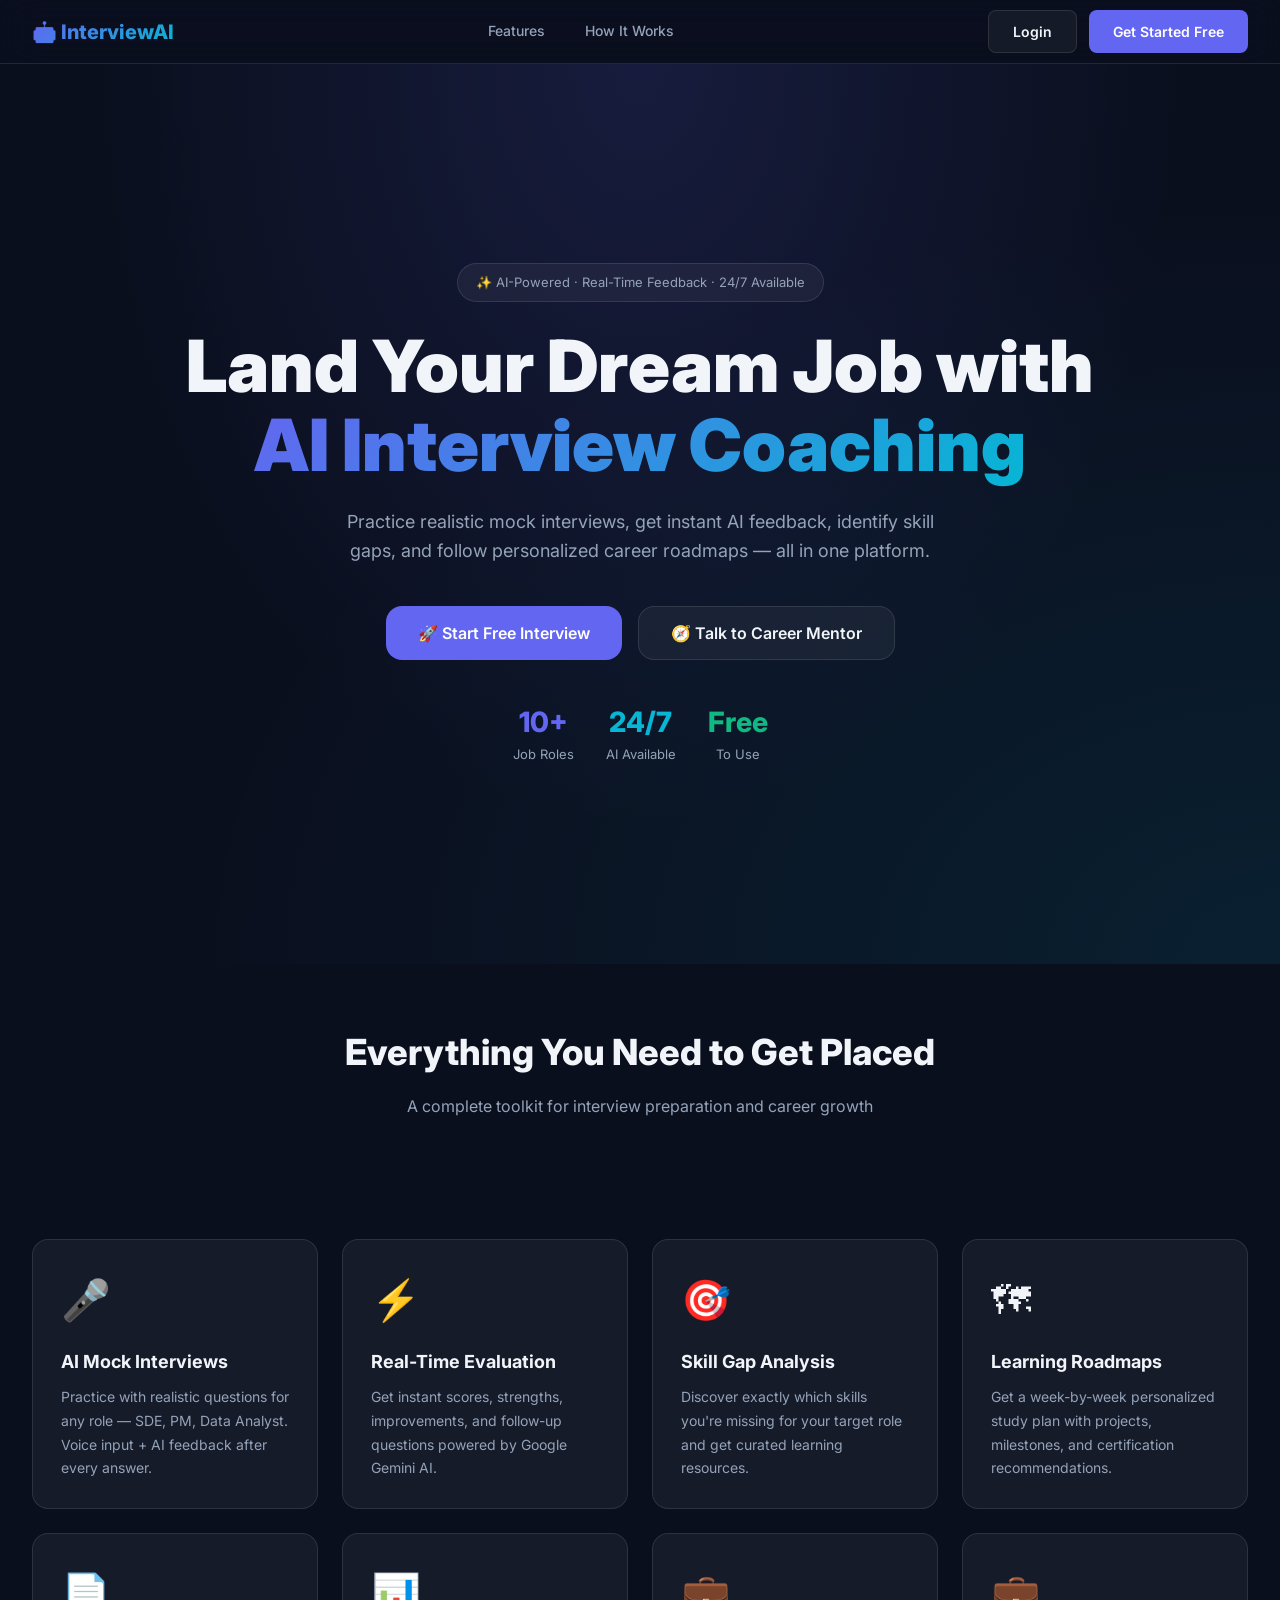
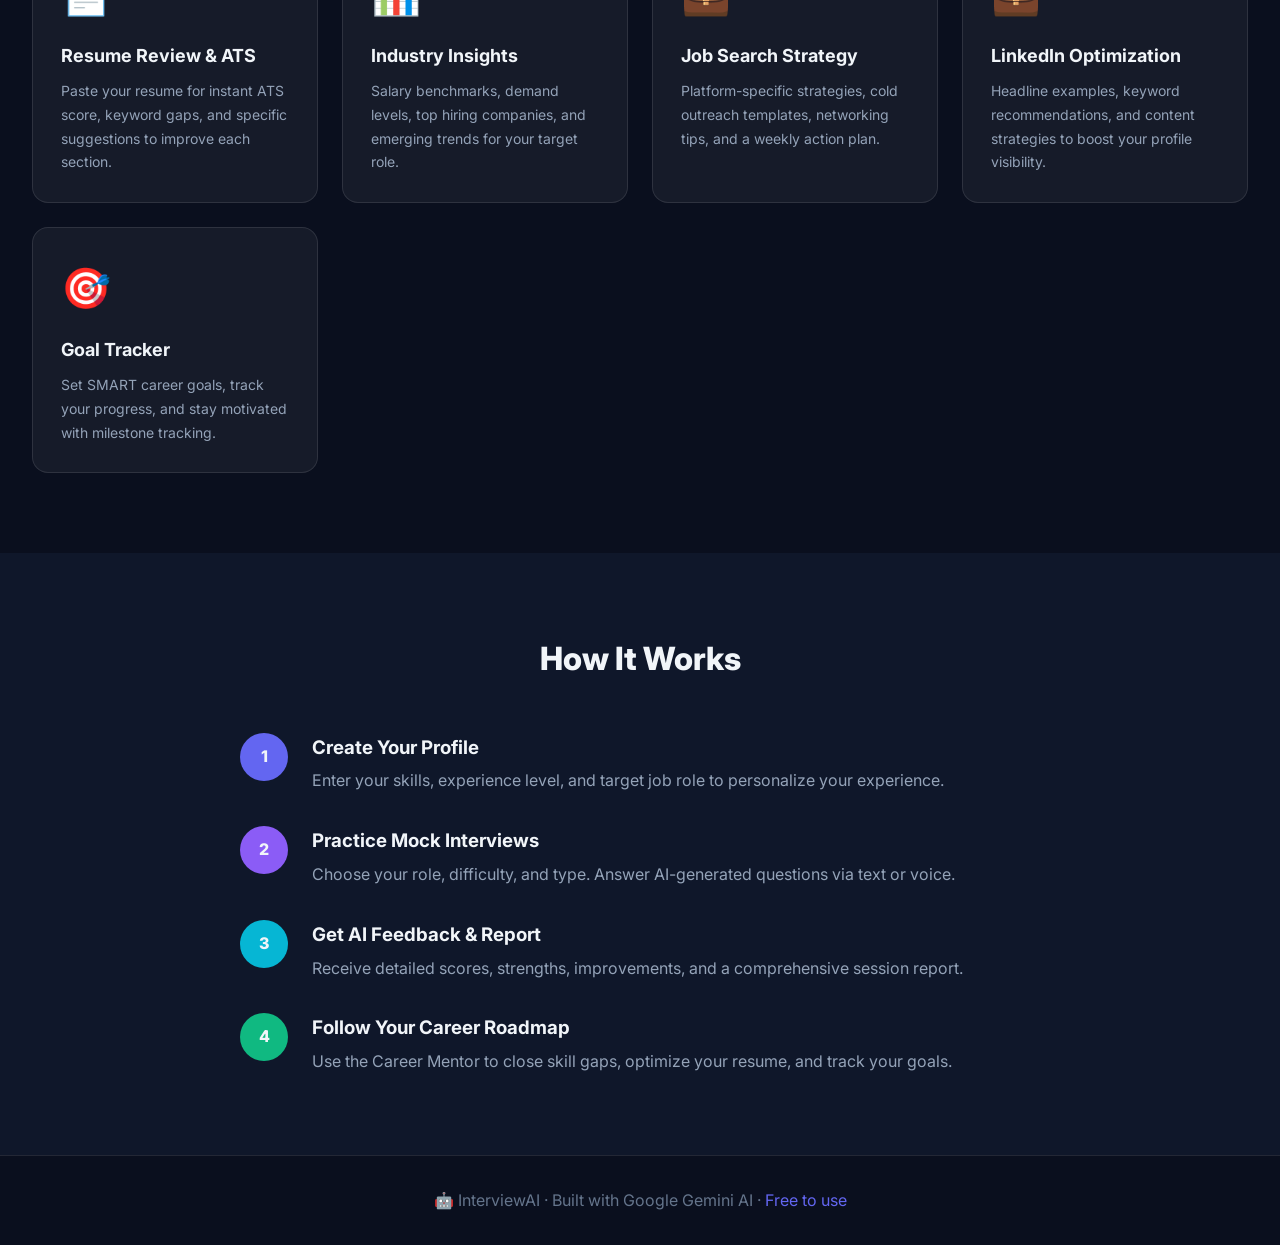
<file: frontend/index.html>
<!DOCTYPE html>
<html lang="en">
<head>
  <meta charset="UTF-8">
  <meta name="viewport" content="width=device-width, initial-scale=1.0">
  <title>AI Interview Coach & Career Mentor</title>
  <meta name="description" content="AI-powered mock interviews, real-time feedback, and career mentoring to help you land your dream job.">
  <link rel="stylesheet" href="css/style.css">
</head>
<body>

<!-- ── Navbar ── -->
<nav class="navbar">
  <div class="nav-logo">🤖 InterviewAI</div>
  <div class="nav-links">
    <a href="#features" class="nav-link">Features</a>
    <a href="#how" class="nav-link">How It Works</a>
  </div>
  <div style="display:flex;gap:12px">
    <button class="btn btn-secondary" id="open-login-btn">Login</button>
    <button class="btn btn-primary" id="open-register-btn">Get Started Free</button>
  </div>
</nav>

<!-- ── Hero ── -->
<section class="hero">
  <div>
    <div class="hero-badge">✨ AI-Powered · Real-Time Feedback · 24/7 Available</div>
    <h1 class="hero-title">Land Your Dream Job with<br><span class="hero-gradient">AI Interview Coaching</span></h1>
    <p class="hero-subtitle">Practice realistic mock interviews, get instant AI feedback, identify skill gaps, and follow personalized career roadmaps — all in one platform.</p>
    <div class="hero-actions">
      <button class="btn btn-primary btn-lg" id="hero-start-btn">🚀 Start Free Interview</button>
      <button class="btn btn-secondary btn-lg" id="hero-mentor-btn">🧭 Talk to Career Mentor</button>
    </div>
    <div style="display:flex;gap:32px;justify-content:center;margin-top:40px;flex-wrap:wrap">
      <div style="text-align:center"><div style="font-size:28px;font-weight:800;color:var(--primary)">10+</div><div style="font-size:13px;color:var(--text2)">Job Roles</div></div>
      <div style="text-align:center"><div style="font-size:28px;font-weight:800;color:var(--accent)">24/7</div><div style="font-size:13px;color:var(--text2)">AI Available</div></div>
      <div style="text-align:center"><div style="font-size:28px;font-weight:800;color:var(--success)">Free</div><div style="font-size:13px;color:var(--text2)">To Use</div></div>
    </div>
  </div>
</section>

<!-- ── Features ── -->
<section id="features">
  <div style="text-align:center;padding:60px 32px 40px">
    <h2 style="font-size:36px;font-weight:800;margin-bottom:12px">Everything You Need to Get Placed</h2>
    <p style="color:var(--text2);font-size:16px">A complete toolkit for interview preparation and career growth</p>
  </div>
  <div class="features-grid">
    <div class="feature-card fade-in">
      <div class="feature-icon">🎤</div>
      <div class="feature-title">AI Mock Interviews</div>
      <div class="feature-desc">Practice with realistic questions for any role — SDE, PM, Data Analyst. Voice input + AI feedback after every answer.</div>
    </div>
    <div class="feature-card fade-in">
      <div class="feature-icon">⚡</div>
      <div class="feature-title">Real-Time Evaluation</div>
      <div class="feature-desc">Get instant scores, strengths, improvements, and follow-up questions powered by Google Gemini AI.</div>
    </div>
    <div class="feature-card fade-in">
      <div class="feature-icon">🎯</div>
      <div class="feature-title">Skill Gap Analysis</div>
      <div class="feature-desc">Discover exactly which skills you're missing for your target role and get curated learning resources.</div>
    </div>
    <div class="feature-card fade-in">
      <div class="feature-icon">🗺</div>
      <div class="feature-title">Learning Roadmaps</div>
      <div class="feature-desc">Get a week-by-week personalized study plan with projects, milestones, and certification recommendations.</div>
    </div>
    <div class="feature-card fade-in">
      <div class="feature-icon">📄</div>
      <div class="feature-title">Resume Review & ATS</div>
      <div class="feature-desc">Paste your resume for instant ATS score, keyword gaps, and specific suggestions to improve each section.</div>
    </div>
    <div class="feature-card fade-in">
      <div class="feature-icon">📊</div>
      <div class="feature-title">Industry Insights</div>
      <div class="feature-desc">Salary benchmarks, demand levels, top hiring companies, and emerging trends for your target role.</div>
    </div>
    <div class="feature-card fade-in">
      <div class="feature-icon">💼</div>
      <div class="feature-title">Job Search Strategy</div>
      <div class="feature-desc">Platform-specific strategies, cold outreach templates, networking tips, and a weekly action plan.</div>
    </div>
    <div class="feature-card fade-in">
      <div class="feature-icon">💼</div>
      <div class="feature-title">LinkedIn Optimization</div>
      <div class="feature-desc">Headline examples, keyword recommendations, and content strategies to boost your profile visibility.</div>
    </div>
    <div class="feature-card fade-in">
      <div class="feature-icon">🎯</div>
      <div class="feature-title">Goal Tracker</div>
      <div class="feature-desc">Set SMART career goals, track your progress, and stay motivated with milestone tracking.</div>
    </div>
  </div>
</section>

<!-- ── How It Works ── -->
<section id="how" style="padding:80px 32px;background:var(--bg2)">
  <div style="max-width:800px;margin:0 auto;text-align:center">
    <h2 style="font-size:32px;font-weight:800;margin-bottom:48px">How It Works</h2>
    <div style="display:flex;flex-direction:column;gap:32px;text-align:left">
      <div style="display:flex;gap:24px;align-items:flex-start">
        <div style="width:48px;height:48px;border-radius:50%;background:var(--primary);display:flex;align-items:center;justify-content:center;font-weight:800;flex-shrink:0">1</div>
        <div><h3 style="margin-bottom:6px">Create Your Profile</h3><p style="color:var(--text2)">Enter your skills, experience level, and target job role to personalize your experience.</p></div>
      </div>
      <div style="display:flex;gap:24px;align-items:flex-start">
        <div style="width:48px;height:48px;border-radius:50%;background:var(--secondary);display:flex;align-items:center;justify-content:center;font-weight:800;flex-shrink:0">2</div>
        <div><h3 style="margin-bottom:6px">Practice Mock Interviews</h3><p style="color:var(--text2)">Choose your role, difficulty, and type. Answer AI-generated questions via text or voice.</p></div>
      </div>
      <div style="display:flex;gap:24px;align-items:flex-start">
        <div style="width:48px;height:48px;border-radius:50%;background:var(--accent);display:flex;align-items:center;justify-content:center;font-weight:800;flex-shrink:0">3</div>
        <div><h3 style="margin-bottom:6px">Get AI Feedback & Report</h3><p style="color:var(--text2)">Receive detailed scores, strengths, improvements, and a comprehensive session report.</p></div>
      </div>
      <div style="display:flex;gap:24px;align-items:flex-start">
        <div style="width:48px;height:48px;border-radius:50%;background:var(--success);display:flex;align-items:center;justify-content:center;font-weight:800;flex-shrink:0">4</div>
        <div><h3 style="margin-bottom:6px">Follow Your Career Roadmap</h3><p style="color:var(--text2)">Use the Career Mentor to close skill gaps, optimize your resume, and track your goals.</p></div>
      </div>
    </div>
  </div>
</section>

<!-- ── Footer ── -->
<footer style="text-align:center;padding:32px;color:var(--text3);border-top:1px solid var(--glass-border)">
  <p>🤖 InterviewAI · Built with Google Gemini AI · <span style="color:var(--primary)">Free to use</span></p>
</footer>

<!-- ── Login Modal ── -->
<div class="modal-overlay" id="login-modal">
  <div class="modal">
    <div class="modal-header">
      <span class="modal-title">Welcome Back 👋</span>
      <button class="modal-close" onclick="closeModal('login-modal')">×</button>
    </div>
    <form id="login-form">
      <div class="input-group">
        <label>Email Address</label>
        <input type="email" id="login-email" class="input-field" placeholder="you@example.com" required>
      </div>
      <div class="input-group">
        <label>Password</label>
        <input type="password" id="login-password" class="input-field" placeholder="Your password" required>
      </div>
      <button type="submit" class="btn btn-primary" style="width:100%;margin-top:8px" id="login-submit-btn">Login</button>
      <p style="text-align:center;margin-top:16px;font-size:14px;color:var(--text2)">
        No account? <a href="#" id="switch-to-register">Create one free</a>
      </p>
    </form>
  </div>
</div>

<!-- ── Register Modal ── -->
<div class="modal-overlay" id="register-modal">
  <div class="modal">
    <div class="modal-header">
      <span class="modal-title">Create Your Account 🚀</span>
      <button class="modal-close" onclick="closeModal('register-modal')">×</button>
    </div>
    <form id="register-form">
      <div class="input-group">
        <label>Full Name</label>
        <input type="text" id="reg-name" class="input-field" placeholder="Divya Sharma" required>
      </div>
      <div class="input-group">
        <label>Email Address</label>
        <input type="email" id="reg-email" class="input-field" placeholder="you@example.com" required>
      </div>
      <div class="input-group">
        <label>Password</label>
        <input type="password" id="reg-password" class="input-field" placeholder="Min. 6 characters" required>
      </div>
      <div class="input-group">
        <label>Target Role</label>
        <select id="reg-role" class="input-field">
          <option value="Software Engineer">Software Engineer (SDE)</option>
          <option value="Data Analyst">Data Analyst</option>
          <option value="Data Scientist">Data Scientist</option>
          <option value="Product Manager">Product Manager</option>
          <option value="Frontend Developer">Frontend Developer</option>
          <option value="Backend Developer">Backend Developer</option>
          <option value="Full Stack Developer">Full Stack Developer</option>
          <option value="DevOps Engineer">DevOps Engineer</option>
          <option value="Machine Learning Engineer">ML Engineer</option>
          <option value="Business Analyst">Business Analyst</option>
        </select>
      </div>
      <div class="input-group">
        <label>Experience Level</label>
        <select id="reg-exp" class="input-field">
          <option value="fresher">Fresher / Student</option>
          <option value="1-2 years">1-2 Years</option>
          <option value="3-5 years">3-5 Years</option>
          <option value="5+ years">5+ Years</option>
        </select>
      </div>
      <div class="input-group">
        <label>Current Skills (comma separated)</label>
        <input type="text" id="reg-skills" class="input-field" placeholder="Python, DSA, SQL, React...">
      </div>
      <button type="submit" class="btn btn-primary" style="width:100%;margin-top:8px" id="reg-submit-btn">Create Account</button>
      <p style="text-align:center;margin-top:16px;font-size:14px;color:var(--text2)">
        Have an account? <a href="#" id="switch-to-login">Login here</a>
      </p>
    </form>
  </div>
</div>

<div id="toast-container"></div>

<script src="js/config.js"></script>
<script src="js/main.js"></script>
<script>
  // Redirect if already logged in
  if (Auth.isLoggedIn()) window.location.href = "dashboard.html";

  function openModal(id) { document.getElementById(id).classList.add("active"); }
  function closeModal(id) { document.getElementById(id).classList.remove("active"); }

  document.getElementById("open-login-btn").addEventListener("click", () => openModal("login-modal"));
  document.getElementById("open-register-btn").addEventListener("click", () => openModal("register-modal"));
  document.getElementById("hero-start-btn").addEventListener("click", () => openModal("register-modal"));
  document.getElementById("hero-mentor-btn").addEventListener("click", () => openModal("register-modal"));
  document.getElementById("switch-to-register").addEventListener("click", (e) => { e.preventDefault(); closeModal("login-modal"); openModal("register-modal"); });
  document.getElementById("switch-to-login").addEventListener("click", (e) => { e.preventDefault(); closeModal("register-modal"); openModal("login-modal"); });

  document.querySelectorAll(".modal-overlay").forEach(m => m.addEventListener("click", (e) => { if (e.target === m) m.classList.remove("active"); }));

  document.getElementById("login-form").addEventListener("submit", async (e) => {
    e.preventDefault();
    const btn = document.getElementById("login-submit-btn");
    btn.disabled = true; btn.textContent = "Logging in...";
    try {
      const data = await API.post("/api/auth/login", {
        email: document.getElementById("login-email").value,
        password: document.getElementById("login-password").value
      });
      Auth.setSession(data.token, data.user);
      showToast("Welcome back! Redirecting...", "success");
      setTimeout(() => window.location.href = "dashboard.html", 800);
    } catch (err) {
      showToast(err.message, "error");
      btn.disabled = false; btn.textContent = "Login";
    }
  });

  document.getElementById("register-form").addEventListener("submit", async (e) => {
    e.preventDefault();
    const btn = document.getElementById("reg-submit-btn");
    btn.disabled = true; btn.textContent = "Creating account...";
    try {
      const data = await API.post("/api/auth/register", {
        name: document.getElementById("reg-name").value,
        email: document.getElementById("reg-email").value,
        password: document.getElementById("reg-password").value,
        target_role: document.getElementById("reg-role").value,
        experience: document.getElementById("reg-exp").value,
        skills: document.getElementById("reg-skills").value
      });
      Auth.setSession(data.token, data.user);
      showToast("Account created! Welcome! 🎉", "success");
      setTimeout(() => window.location.href = "dashboard.html", 800);
    } catch (err) {
      showToast(err.message, "error");
      btn.disabled = false; btn.textContent = "Create Account";
    }
  });
</script>
</body>
</html>
</file>
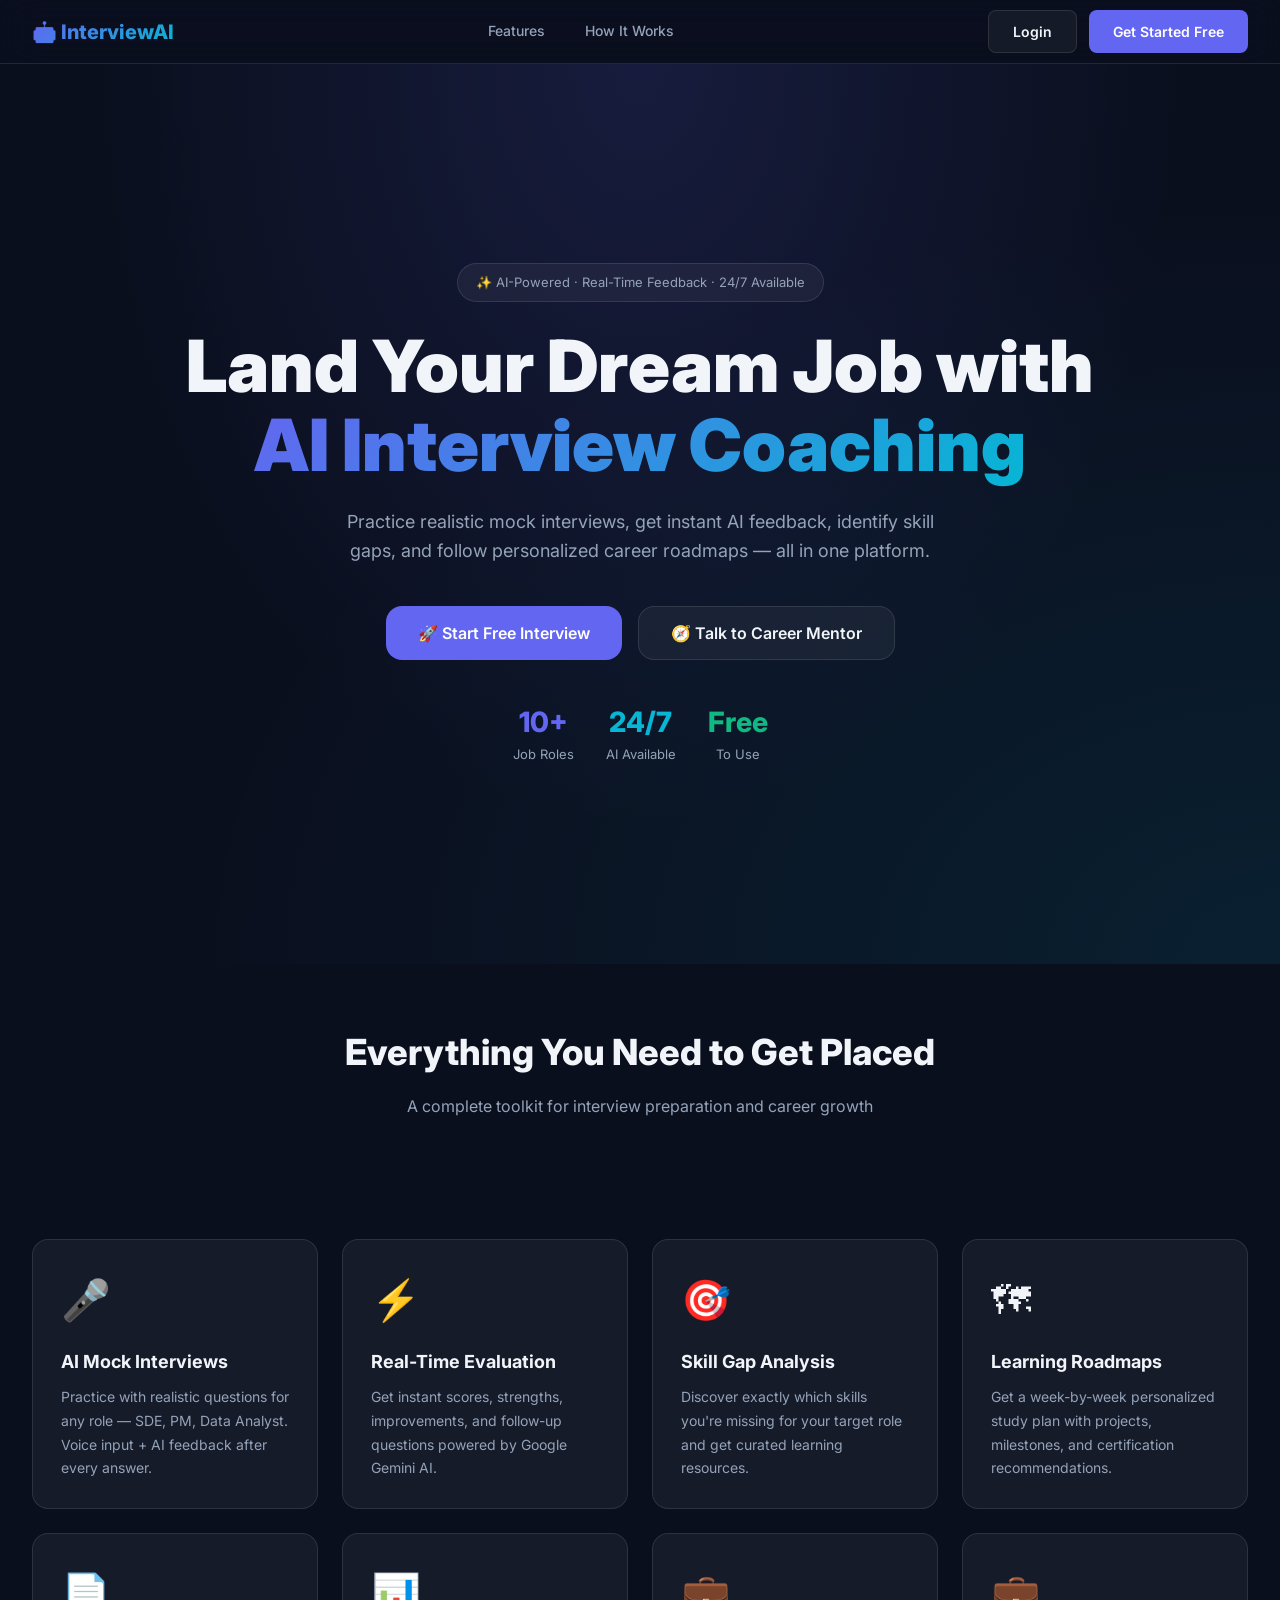
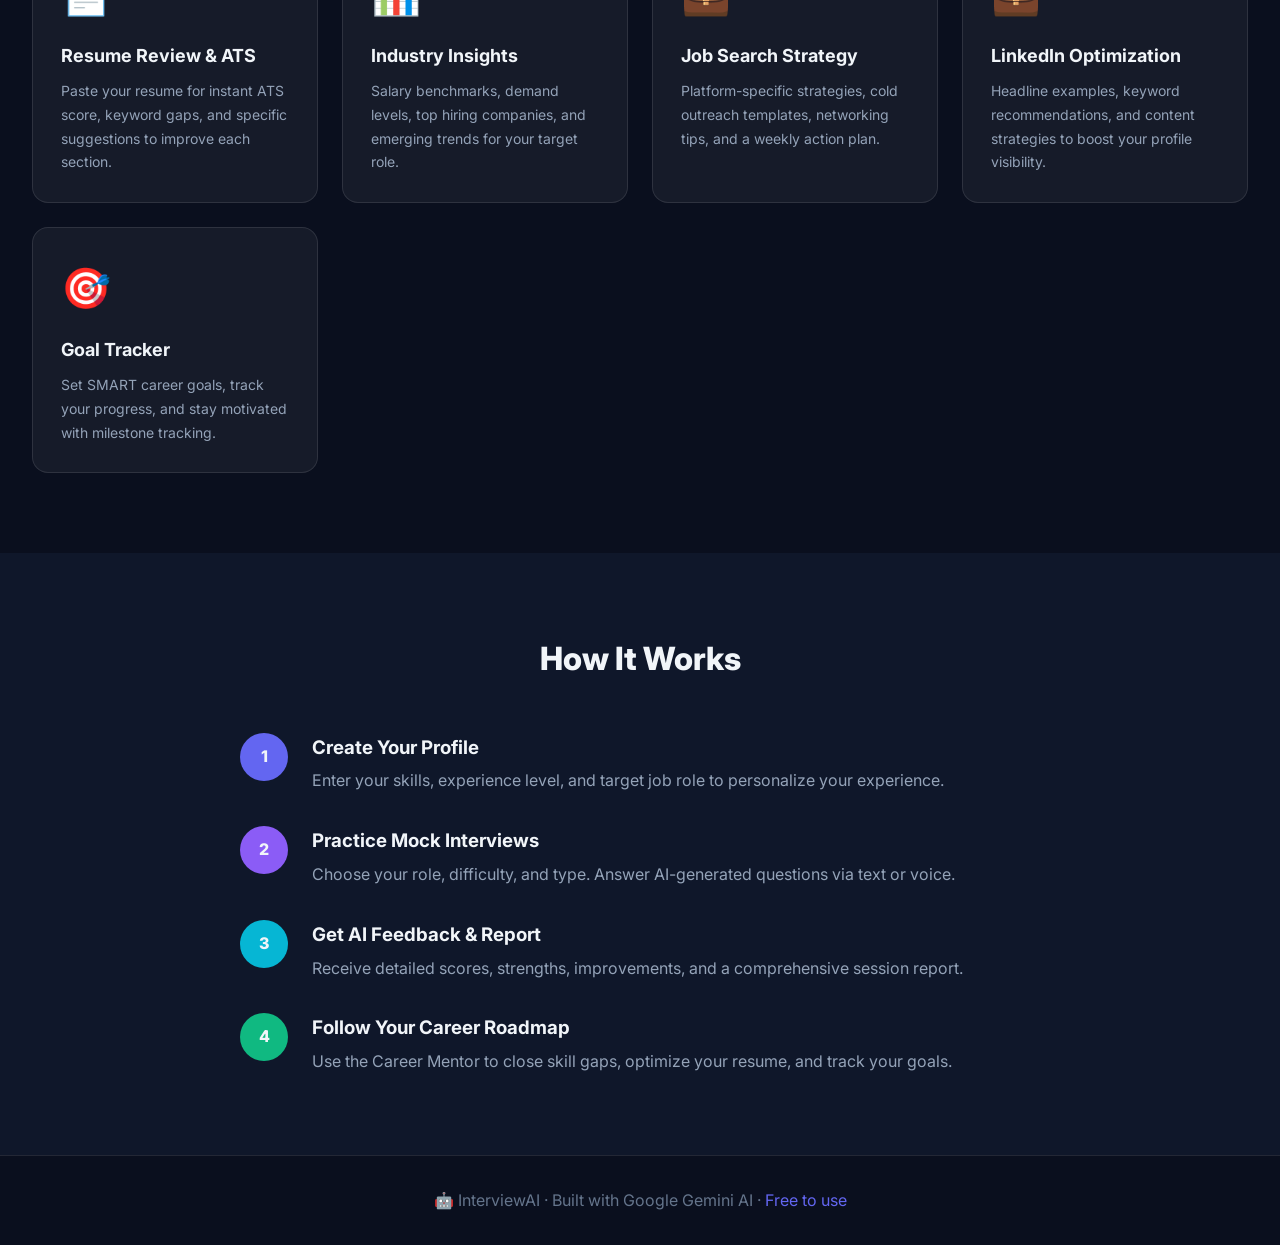
<file: frontend/dashboard.html>
<!DOCTYPE html>
<html lang="en">
<head>
  <meta charset="UTF-8">
  <meta name="viewport" content="width=device-width, initial-scale=1.0">
  <title>Dashboard — InterviewAI</title>
  <link rel="stylesheet" href="css/style.css">
</head>
<body>

<nav class="navbar">
  <a class="nav-logo" href="index.html">🤖 InterviewAI</a>
  <div class="nav-links">
    <a href="dashboard.html" class="nav-link active">Dashboard</a>
    <a href="interview.html" class="nav-link">Interview</a>
    <a href="mentor.html" class="nav-link">Career Mentor</a>
  </div>
  <div class="nav-user">
    <span class="nav-user-name" id="nav-user-name"></span>
    <div class="nav-avatar" id="nav-avatar" title="Profile"></div>
    <button class="btn btn-secondary btn-sm" id="logout-btn">Logout</button>
  </div>
</nav>

<div class="page">
  <!-- Header -->
  <div class="page-header" style="display:flex;align-items:center;justify-content:space-between;flex-wrap:wrap;gap:16px">
    <div>
      <h1 class="page-title" id="welcome-msg">Welcome back! 👋</h1>
      <p class="page-subtitle">Track your progress and prepare for your next interview</p>
    </div>
    <div style="display:flex;gap:12px;flex-wrap:wrap">
      <a href="interview.html" class="btn btn-primary">🎤 New Interview</a>
      <a href="mentor.html" class="btn btn-secondary">🧭 Career Mentor</a>
    </div>
  </div>

  <!-- Stats -->
  <div class="grid-4" style="margin-bottom:32px" id="stats-grid">
    <div class="card stat-card"><div class="stat-value" id="stat-total">—</div><div class="stat-label">Total Sessions</div></div>
    <div class="card stat-card"><div class="stat-value" id="stat-avg">—</div><div class="stat-label">Avg Score</div></div>
    <div class="card stat-card"><div class="stat-value" id="stat-best">—</div><div class="stat-label">Best Score</div></div>
    <div class="card stat-card"><div class="stat-value" id="stat-done">—</div><div class="stat-label">Completed</div></div>
  </div>

  <!-- Profile + Sessions -->
  <div class="grid-2" style="margin-bottom:32px;align-items:start">
    <!-- Profile Card -->
    <div class="card">
      <div class="section-title">👤 Your Profile</div>
      <div id="profile-view">
        <div style="display:flex;align-items:center;gap:16px;margin-bottom:20px">
          <div style="width:56px;height:56px;border-radius:50%;background:linear-gradient(135deg,var(--primary),var(--secondary));display:flex;align-items:center;justify-content:center;font-size:24px;font-weight:700" id="profile-avatar"></div>
          <div>
            <div style="font-size:18px;font-weight:700" id="profile-name"></div>
            <div style="font-size:13px;color:var(--text2)" id="profile-email"></div>
          </div>
        </div>
        <div style="display:flex;flex-direction:column;gap:12px">
          <div style="background:var(--bg3);border-radius:8px;padding:12px">
            <div style="font-size:11px;color:var(--text3);text-transform:uppercase;letter-spacing:1px;margin-bottom:4px">Target Role</div>
            <div style="font-weight:600" id="profile-role">—</div>
          </div>
          <div style="background:var(--bg3);border-radius:8px;padding:12px">
            <div style="font-size:11px;color:var(--text3);text-transform:uppercase;letter-spacing:1px;margin-bottom:4px">Experience</div>
            <div style="font-weight:600" id="profile-exp">—</div>
          </div>
          <div style="background:var(--bg3);border-radius:8px;padding:12px">
            <div style="font-size:11px;color:var(--text3);text-transform:uppercase;letter-spacing:1px;margin-bottom:6px">Skills</div>
            <div id="profile-skills"></div>
          </div>
        </div>
        <button class="btn btn-secondary btn-sm" style="margin-top:16px;width:100%" onclick="showEditProfile()">✏️ Edit Profile</button>
      </div>

      <!-- Edit Profile Form -->
      <div id="profile-edit" style="display:none">
        <div class="input-group"><label>Target Role</label><input id="edit-role" class="input-field" placeholder="Software Engineer"></div>
        <div class="input-group"><label>Experience</label>
          <select id="edit-exp" class="input-field">
            <option value="fresher">Fresher / Student</option>
            <option value="1-2 years">1-2 Years</option>
            <option value="3-5 years">3-5 Years</option>
            <option value="5+ years">5+ Years</option>
          </select>
        </div>
        <div class="input-group"><label>Skills (comma separated)</label><input id="edit-skills" class="input-field" placeholder="Python, DSA, SQL..."></div>
        <div style="display:flex;gap:8px">
          <button class="btn btn-primary btn-sm" onclick="saveProfile()">Save</button>
          <button class="btn btn-secondary btn-sm" onclick="cancelEditProfile()">Cancel</button>
        </div>
      </div>
    </div>

    <!-- Quick Actions -->
    <div class="card">
      <div class="section-title">⚡ Quick Actions</div>
      <div style="display:flex;flex-direction:column;gap:10px">
        <a href="interview.html?role=Software Engineer&difficulty=intermediate&type=technical" class="btn btn-secondary" style="justify-content:flex-start;gap:12px">
          <span style="font-size:20px">💻</span><div style="text-align:left"><div style="font-weight:600">SDE Technical Round</div><div style="font-size:12px;color:var(--text2)">DSA, System Design · 5 questions</div></div>
        </a>
        <a href="interview.html?role=Software Engineer&difficulty=beginner&type=behavioral" class="btn btn-secondary" style="justify-content:flex-start;gap:12px">
          <span style="font-size:20px">🤝</span><div style="text-align:left"><div style="font-weight:600">HR / Behavioral Round</div><div style="font-size:12px;color:var(--text2)">STAR method practice · 5 questions</div></div>
        </a>
        <a href="interview.html?role=Data Analyst&difficulty=intermediate&type=mixed" class="btn btn-secondary" style="justify-content:flex-start;gap:12px">
          <span style="font-size:20px">📊</span><div style="text-align:left"><div style="font-weight:600">Data Analyst Round</div><div style="font-size:12px;color:var(--text2)">SQL, Stats, Python · Mixed</div></div>
        </a>
        <a href="mentor.html" class="btn btn-secondary" style="justify-content:flex-start;gap:12px">
          <span style="font-size:20px">🧭</span><div style="text-align:left"><div style="font-weight:600">Get Skill Gap Analysis</div><div style="font-size:12px;color:var(--text2)">Find what you're missing</div></div>
        </a>
        <a href="mentor.html" class="btn btn-secondary" style="justify-content:flex-start;gap:12px">
          <span style="font-size:20px">📄</span><div style="text-align:left"><div style="font-weight:600">Review My Resume</div><div style="font-size:12px;color:var(--text2)">ATS score + keyword gaps</div></div>
        </a>
      </div>
    </div>
  </div>

  <!-- Session History -->
  <div class="card">
    <div style="display:flex;align-items:center;justify-content:space-between;margin-bottom:20px">
      <div class="section-title" style="margin:0">📋 Recent Interview Sessions</div>
      <a href="interview.html" class="btn btn-primary btn-sm">+ New Session</a>
    </div>
    <div id="sessions-list">
      <div style="text-align:center;padding:40px;color:var(--text3)">
        <div style="font-size:40px;margin-bottom:12px">🎤</div>
        <p>No sessions yet. Start your first mock interview!</p>
        <a href="interview.html" class="btn btn-primary" style="margin-top:16px;display:inline-flex">Start Interview</a>
      </div>
    </div>
  </div>
</div>

<div id="toast-container"></div>
<div id="global-loader"></div>

<script src="js/config.js"></script>
<script src="js/main.js"></script>
<script>
Auth.requireAuth();

async function loadDashboard() {
  const user = Auth.getUser();
  if (user) {
    document.getElementById("welcome-msg").textContent = `Welcome back, ${user.name}! 👋`;
    document.getElementById("profile-name").textContent = user.name;
    document.getElementById("profile-email").textContent = user.email;
    document.getElementById("profile-role").textContent = user.target_role || "Not set";
    document.getElementById("profile-exp").textContent = user.experience || "Not set";
    document.getElementById("profile-avatar").textContent = user.name.charAt(0).toUpperCase();
    const skillsEl = document.getElementById("profile-skills");
    if (user.skills) {
      skillsEl.innerHTML = user.skills.split(",").map(s => `<span class="skill-chip skill-required" style="font-size:12px;margin:2px">${s.trim()}</span>`).join("");
    } else {
      skillsEl.innerHTML = `<span style="color:var(--text3);font-size:13px">No skills added yet</span>`;
    }
  }

  try {
    const stats = await API.get("/api/interview/stats");
    document.getElementById("stat-total").textContent = stats.total_sessions || 0;
    document.getElementById("stat-avg").textContent = stats.overall_avg ? stats.overall_avg.toFixed(1) : "0.0";
    document.getElementById("stat-best").textContent = stats.best_score ? stats.best_score.toFixed(1) : "0.0";
    document.getElementById("stat-done").textContent = stats.completed_sessions || 0;
  } catch { }

  try {
    const history = await API.get("/api/interview/history?limit=8");
    renderSessions(history.sessions || []);
  } catch { }
}

function renderSessions(sessions) {
  const el = document.getElementById("sessions-list");
  if (!sessions.length) return;
  el.innerHTML = sessions.map(s => {
    const color = scoreColor(s.avg_score);
    const g = gradeLabel(s.avg_score);
    return `<div class="session-row" onclick="viewSession(${s.id})">
      <div style="width:40px;height:40px;border-radius:50%;background:${color}22;display:flex;align-items:center;justify-content:center;font-size:18px;font-weight:800;color:${color}">${g.grade}</div>
      <div style="flex:1">
        <div class="session-role">${s.role}</div>
        <div class="session-meta">${s.difficulty} · ${s.interview_type} · ${formatDate(s.started_at)}</div>
      </div>
      <div style="text-align:right">
        <div class="session-score" style="color:${color}">${s.avg_score?.toFixed(1)||"—"}</div>
        <div style="font-size:11px;color:var(--text3)">${s.completed_questions}/${s.total_questions} done</div>
      </div>
      <span class="badge ${s.status==="completed"?"badge-success":"badge-warning"}">${s.status}</span>
    </div>`;
  }).join("");
}

function viewSession(id) {
  // Could show a modal with session details; for now navigate to interview
  showToast("Session detail view coming soon!", "info");
}

function showEditProfile() {
  const user = Auth.getUser();
  document.getElementById("edit-role").value = user?.target_role || "";
  document.getElementById("edit-exp").value = user?.experience || "fresher";
  document.getElementById("edit-skills").value = user?.skills || "";
  document.getElementById("profile-view").style.display = "none";
  document.getElementById("profile-edit").style.display = "block";
}

function cancelEditProfile() {
  document.getElementById("profile-view").style.display = "block";
  document.getElementById("profile-edit").style.display = "none";
}

async function saveProfile() {
  const skills = document.getElementById("edit-skills").value;
  const experience = document.getElementById("edit-exp").value;
  const target_role = document.getElementById("edit-role").value;
  try {
    await API.put("/api/auth/profile", { skills, experience, target_role });
    const user = Auth.getUser();
    Auth.setSession(Auth.getToken(), { ...user, skills, experience, target_role });
    showToast("Profile updated!", "success");
    cancelEditProfile();
    loadDashboard();
  } catch (err) { showToast(err.message, "error"); }
}

document.addEventListener('DOMContentLoaded', loadDashboard);
</script>
</body>
</html>
</file>
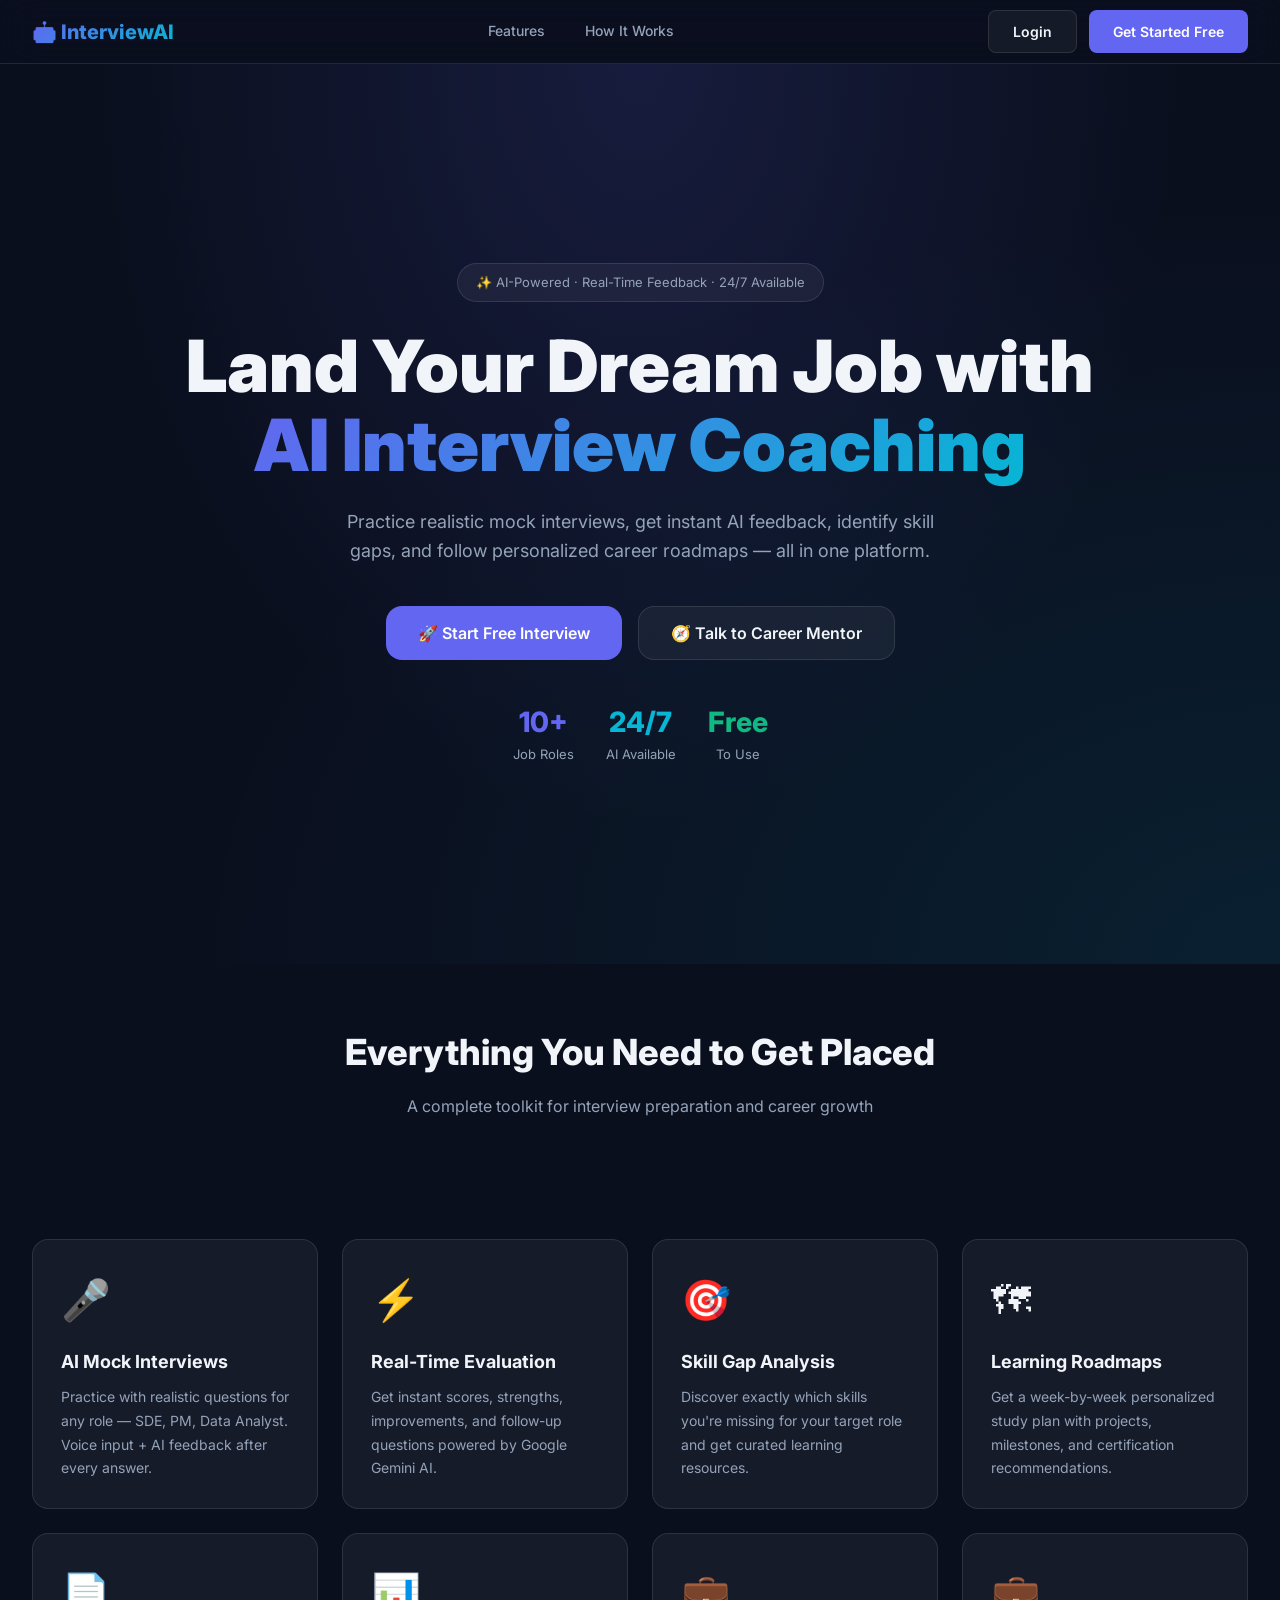
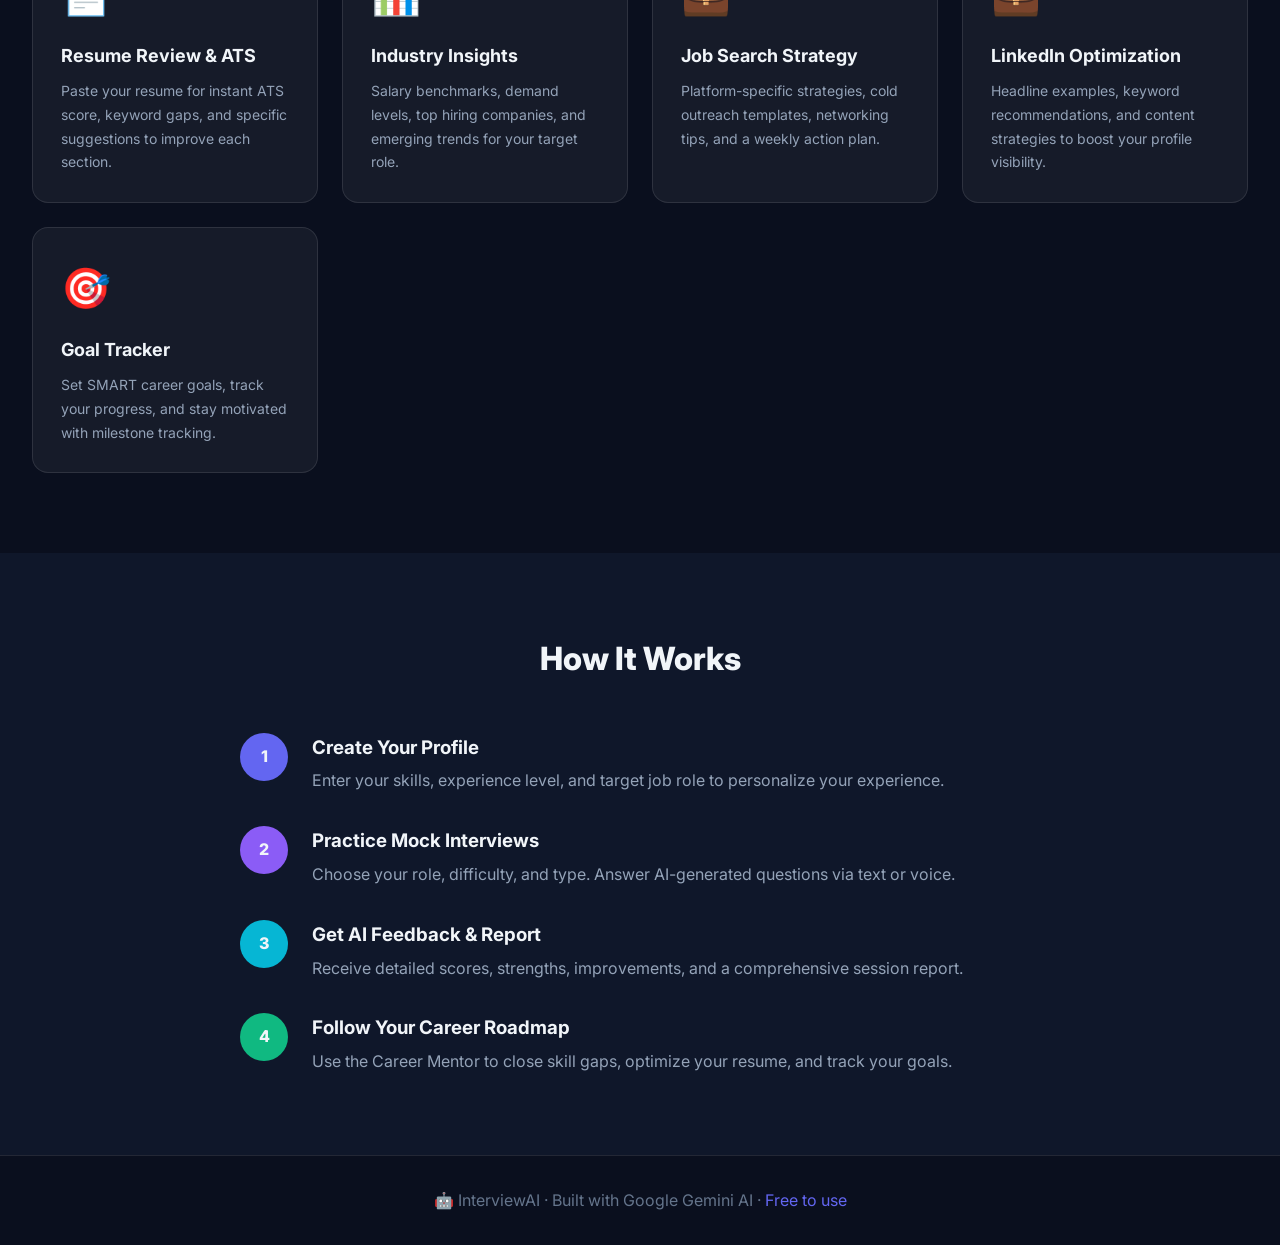
<file: frontend/interview.html>
<!DOCTYPE html>
<html lang="en">
<head>
  <meta charset="UTF-8">
  <meta name="viewport" content="width=device-width, initial-scale=1.0">
  <title>Mock Interview — InterviewAI</title>
  <link rel="stylesheet" href="css/style.css">
</head>
<body>

<nav class="navbar">
  <a class="nav-logo" href="index.html">🤖 InterviewAI</a>
  <div class="nav-links">
    <a href="dashboard.html" class="nav-link">Dashboard</a>
    <a href="interview.html" class="nav-link active">Interview</a>
    <a href="mentor.html" class="nav-link">Career Mentor</a>
  </div>
  <div class="nav-user">
    <span class="nav-user-name" id="nav-user-name"></span>
    <div class="nav-avatar" id="nav-avatar"></div>
    <button class="btn btn-secondary btn-sm" id="logout-btn">Logout</button>
  </div>
</nav>

<!-- ── Setup Panel ── -->
<div id="setup-panel" class="panel page">
  <div style="max-width:700px;margin:0 auto">
    <div class="page-header" style="text-align:center">
      <h1 class="page-title">🎤 Start Mock Interview</h1>
      <p class="page-subtitle">Configure your session and practice with AI-generated questions</p>
    </div>
    <div class="card">
      <form id="setup-form">
        <div class="grid-2">
          <div class="input-group">
            <label>Job Role</label>
            <select id="role-select" class="input-field">
              <option value="Software Engineer">Software Engineer (SDE)</option>
              <option value="Frontend Developer">Frontend Developer</option>
              <option value="Backend Developer">Backend Developer</option>
              <option value="Full Stack Developer">Full Stack Developer</option>
              <option value="Data Analyst">Data Analyst</option>
              <option value="Data Scientist">Data Scientist</option>
              <option value="Machine Learning Engineer">ML Engineer</option>
              <option value="DevOps Engineer">DevOps Engineer</option>
              <option value="Product Manager">Product Manager</option>
              <option value="Business Analyst">Business Analyst</option>
              <option value="UI/UX Designer">UI/UX Designer</option>
              <option value="QA Engineer">QA Engineer</option>
            </select>
          </div>
          <div class="input-group">
            <label>Difficulty Level</label>
            <select id="difficulty-select" class="input-field">
              <option value="beginner">🟢 Beginner (Fresher)</option>
              <option value="intermediate" selected>🟡 Intermediate (1-3 yrs)</option>
              <option value="advanced">🔴 Advanced (3+ yrs)</option>
            </select>
          </div>
          <div class="input-group">
            <label>Interview Type</label>
            <select id="type-select" class="input-field">
              <option value="technical">💻 Technical</option>
              <option value="behavioral">🤝 Behavioral (HR)</option>
              <option value="mixed" selected>🔀 Mixed (Technical + HR)</option>
            </select>
          </div>
          <div class="input-group">
            <label>Number of Questions</label>
            <select id="count-select" class="input-field">
              <option value="3">3 Questions (Quick, ~10 min)</option>
              <option value="5" selected>5 Questions (Standard, ~20 min)</option>
              <option value="7">7 Questions (Thorough, ~30 min)</option>
              <option value="10">10 Questions (Full round, ~45 min)</option>
            </select>
          </div>
        </div>
        <div style="background:var(--bg3);border-radius:var(--radius-sm);padding:16px;margin-bottom:20px">
          <div style="display:flex;align-items:center;gap:12px;margin-bottom:8px">
            <label class="section-title" style="margin:0;font-size:14px">🔊 Read Questions Aloud (TTS)</label>
            <label style="position:relative;display:inline-block;width:40px;height:22px">
              <input type="checkbox" id="tts-toggle" style="opacity:0;width:0;height:0">
              <span style="position:absolute;inset:0;background:var(--bg);border-radius:11px;cursor:pointer;transition:0.3s" id="tts-slider"></span>
            </label>
          </div>
          <p style="font-size:12px;color:var(--text2)">Questions will be read aloud via your browser's speech synthesis. You can also speak your answers using the 🎤 button during the interview.</p>
        </div>
        <button type="submit" class="btn btn-primary btn-lg" style="width:100%">🚀 Start Interview</button>
      </form>
    </div>

    <!-- Tips -->
    <div class="card" style="margin-top:20px">
      <div class="section-title">💡 Interview Tips</div>
      <div class="grid-2" style="gap:12px">
        <div style="background:var(--bg3);border-radius:8px;padding:12px;font-size:13px">
          <div style="font-weight:600;margin-bottom:4px;color:var(--primary)">📝 Structure Your Answers</div>
          <p style="color:var(--text2)">Use the STAR method for behavioral questions: Situation, Task, Action, Result.</p>
        </div>
        <div style="background:var(--bg3);border-radius:8px;padding:12px;font-size:13px">
          <div style="font-weight:600;margin-bottom:4px;color:var(--accent)">⏱ Manage Your Time</div>
          <p style="color:var(--text2)">Aim for 2-3 minutes per answer. A timer will track your response time.</p>
        </div>
        <div style="background:var(--bg3);border-radius:8px;padding:12px;font-size:13px">
          <div style="font-weight:600;margin-bottom:4px;color:var(--success)">🎤 Use Voice Input</div>
          <p style="color:var(--text2)">Click the microphone button to speak naturally, just like a real interview.</p>
        </div>
        <div style="background:var(--bg3);border-radius:8px;padding:12px;font-size:13px">
          <div style="font-weight:600;margin-bottom:4px;color:var(--warning)">📚 Read the Hint</div>
          <p style="color:var(--text2)">Each question comes with a hint about key concepts to cover in your answer.</p>
        </div>
      </div>
    </div>
  </div>
</div>

<!-- ── Interview Panel ── -->
<div id="interview-panel" class="panel hidden">
  <div class="interview-layout">
    <!-- Main Area -->
    <div class="interview-main">
      <!-- Progress -->
      <div class="card" style="padding:16px">
        <div style="display:flex;align-items:center;justify-content:space-between;margin-bottom:8px">
          <span id="q-number" style="font-size:14px;font-weight:600;color:var(--text2)">Question 1 of 5</span>
          <span id="q-type-badge" class="badge badge-primary">technical</span>
        </div>
        <div class="progress-bar"><div class="progress-fill" id="q-progress" style="width:0%"></div></div>
      </div>

      <!-- Question -->
      <div class="question-card">
        <div class="question-badge">
          <span style="font-size:24px">❓</span>
        </div>
        <p class="question-text" id="q-text">Loading question...</p>
        <div class="question-hint" id="q-hint"></div>
      </div>

      <!-- Answer Area -->
      <div class="answer-area">
        <div style="display:flex;align-items:center;justify-content:space-between;margin-bottom:12px">
          <span style="font-weight:600;font-size:15px">✍️ Your Answer</span>
          <div style="display:flex;gap:8px;align-items:center">
            <button class="voice-btn" id="voice-btn" onclick="toggleRecording()" title="Voice input">
              🎤
            </button>
            <span id="voice-btn-text" style="font-size:12px;color:var(--text2)">Voice</span>
          </div>
        </div>
        <textarea id="answer-input" class="answer-textarea" placeholder="Type your answer here, or click the 🎤 button to speak..."></textarea>
        <div style="display:flex;gap:12px;margin-top:12px;flex-wrap:wrap">
          <button class="btn btn-primary" id="submit-btn" onclick="submitAnswer()">📤 Submit Answer</button>
          <button class="btn btn-secondary" onclick="speakText(document.getElementById('q-text').textContent)">🔊 Re-read Question</button>
        </div>
      </div>

      <!-- Feedback Area -->
      <div id="feedback-area" class="hidden"></div>

      <!-- Next Button -->
      <div id="next-btn" class="hidden" style="display:flex;gap:12px">
        <button class="btn btn-primary btn-lg" onclick="nextQuestion()">Next Question →</button>
        <button class="btn btn-secondary btn-lg" onclick="finishInterview()">🏁 Finish Early</button>
      </div>
    </div>

    <!-- Sidebar -->
    <div class="interview-sidebar">
      <!-- Timer -->
      <div class="card" style="text-align:center">
        <p style="font-size:12px;color:var(--text2);margin-bottom:8px">⏱ Time Elapsed</p>
        <div class="timer" id="timer-display">00:00</div>
        <p style="font-size:11px;color:var(--text3);margin-top:6px">Aim for 1-3 minutes</p>
      </div>

      <!-- Webcam -->
      <div class="card" style="padding:12px">
        <p style="font-size:12px;color:var(--text2);margin-bottom:8px">📷 Webcam Monitor</p>
        <div class="webcam-box" id="webcam-box">
          <video id="webcam-video" autoplay muted playsinline></video>
          <div class="webcam-status" id="webcam-status">Starting camera...</div>
        </div>
      </div>

      <!-- Score Progress -->
      <div class="card">
        <p style="font-size:13px;font-weight:600;margin-bottom:12px">📊 Session Progress</p>
        <div id="answer-scores" style="display:flex;flex-direction:column;gap:6px"></div>
        <div style="margin-top:12px;text-align:center">
          <button class="btn btn-danger btn-sm" onclick="if(confirm('End session now?'))finishInterview()" style="width:100%">🏁 End Session</button>
        </div>
      </div>
    </div>
  </div>
</div>

<!-- ── Report Panel ── -->
<div id="report-panel" class="panel hidden page">
  <div class="page-header" style="text-align:center">
    <h1 class="page-title">🏆 Interview Complete!</h1>
    <p class="page-subtitle">Here's your detailed performance report</p>
  </div>
  <div id="report-container"></div>
</div>

<div id="toast-container"></div>
<div id="global-loader"></div>

<script src="js/config.js"></script>
<script src="js/main.js"></script>
<script src="js/interview.js"></script>
<script>
  // Auto-fill from URL params
  const params = new URLSearchParams(window.location.search);
  if (params.get("role")) document.getElementById("role-select").value = params.get("role");
  if (params.get("difficulty")) document.getElementById("difficulty-select").value = params.get("difficulty");
  if (params.get("type")) document.getElementById("type-select").value = params.get("type");

  // Override nextQuestion to also update score sidebar
  const _next = window.nextQuestion;
  window.nextQuestion = function() {
    updateScoreSidebar();
    _next();
  };

  function updateScoreSidebar() {
    const el = document.getElementById("answer-scores");
    if (!el || !state.answers.length) return;
    el.innerHTML = state.answers.map((a, i) => {
      const c = scoreColor(a.evaluation.score);
      return `<div style="display:flex;align-items:center;gap:8px;font-size:13px">
        <span style="color:var(--text2)">Q${i+1}</span>
        <div class="progress-bar" style="flex:1;height:6px"><div class="progress-fill" style="width:${a.evaluation.score*10}%;background:${c}"></div></div>
        <span style="font-weight:700;color:${c}">${a.evaluation.score}</span>
      </div>`;
    }).join("");
  }
</script>
</body>
</html>
</file>
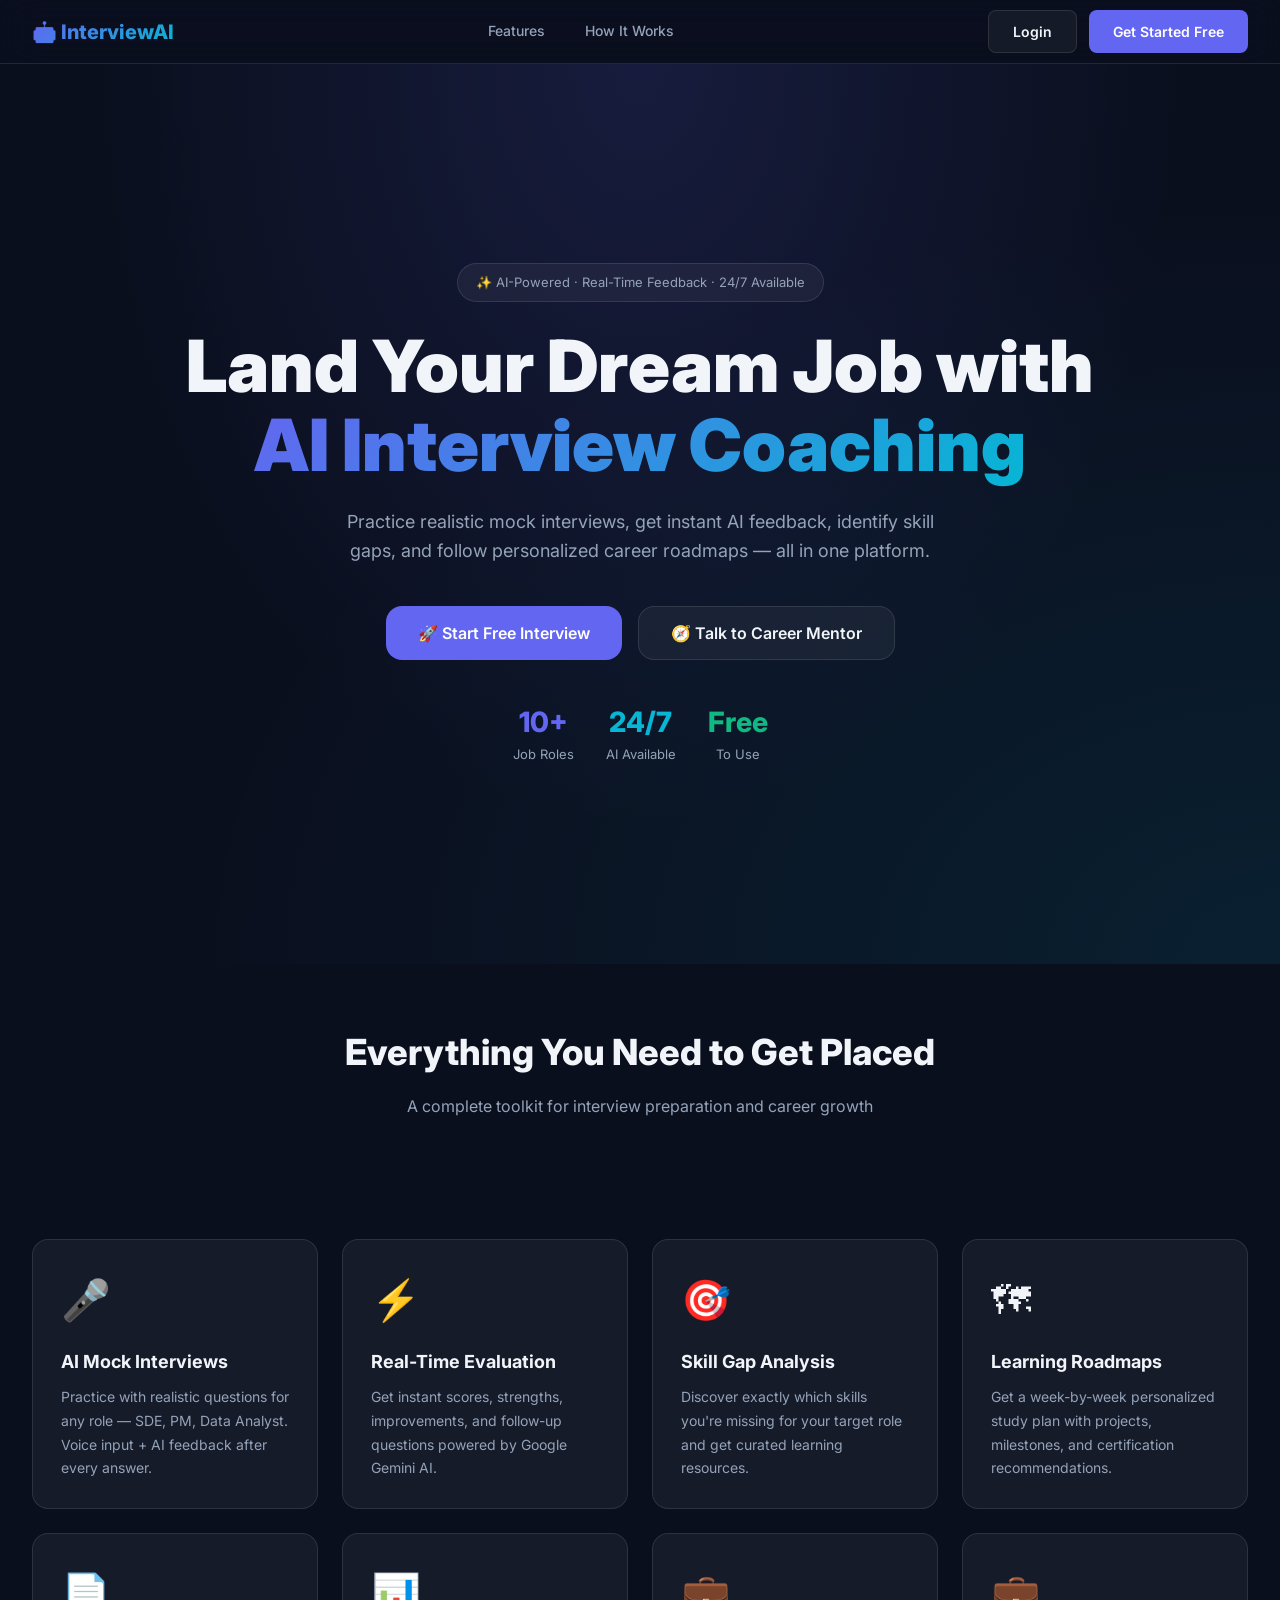
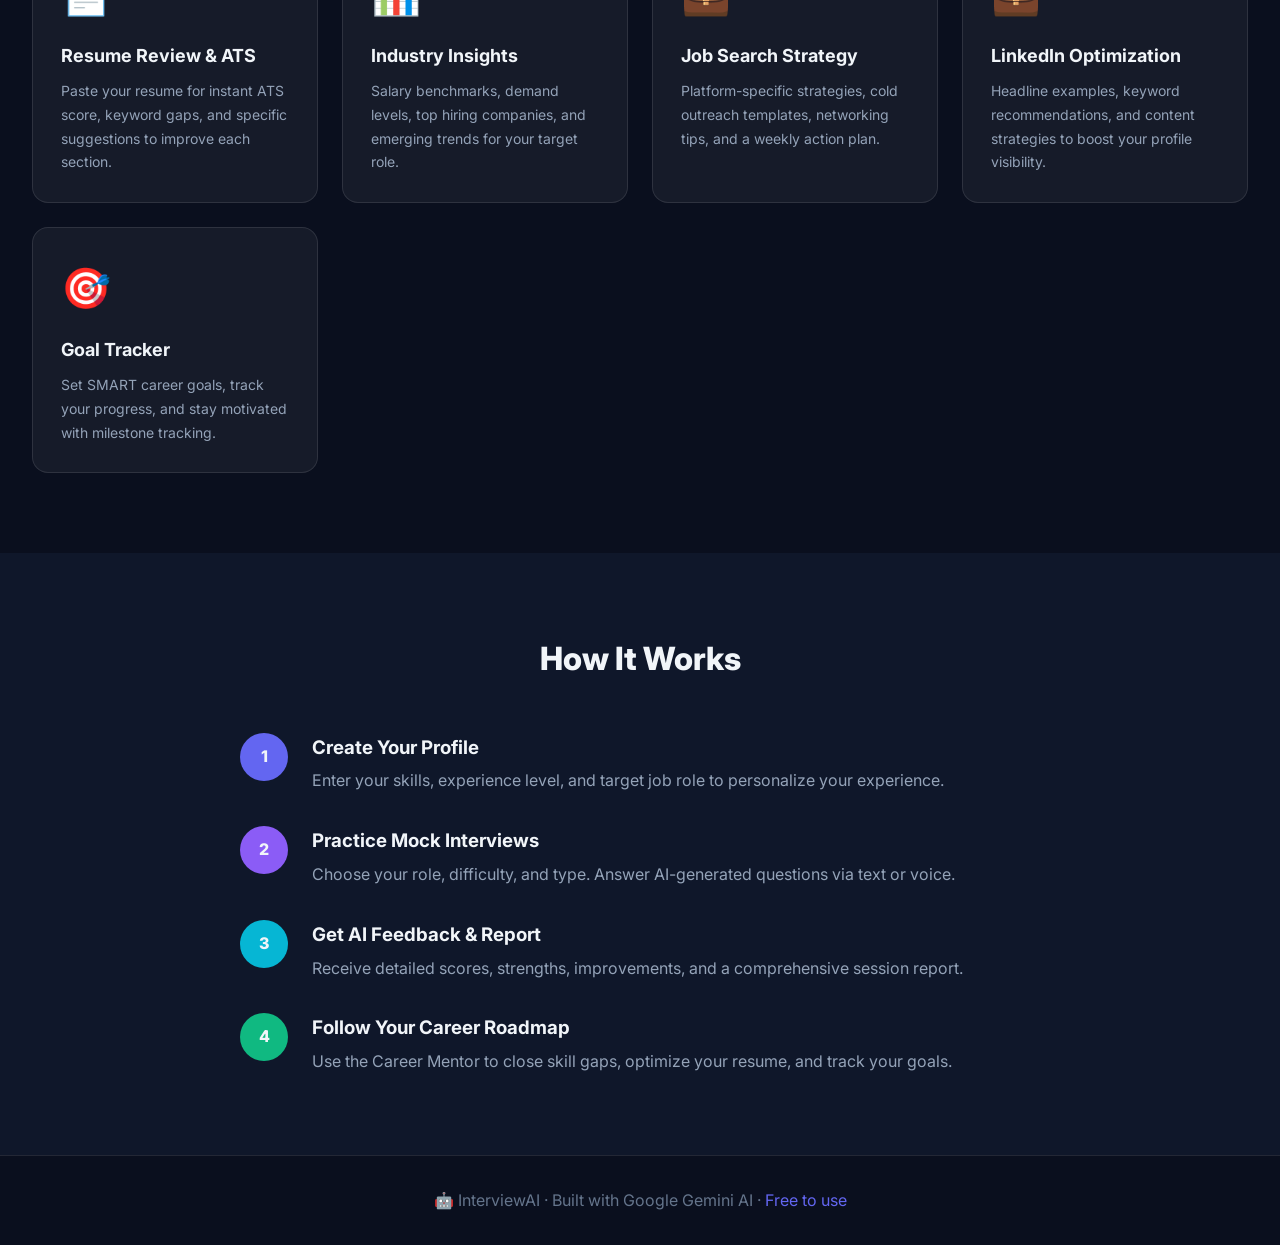
<file: frontend/mentor.html>
<!DOCTYPE html>
<html lang="en">
<head>
  <meta charset="UTF-8">
  <meta name="viewport" content="width=device-width, initial-scale=1.0">
  <title>Career Mentor — InterviewAI</title>
  <link rel="stylesheet" href="css/style.css">
  <style>
    .mentor-layout { display: grid; grid-template-columns: 380px 1fr; height: calc(100vh - 64px); overflow: hidden; }
    .mentor-sidebar { border-right: 1px solid var(--glass-border); display: flex; flex-direction: column; background: var(--bg2); }
    .mentor-main { display: flex; flex-direction: column; overflow: hidden; }
    .tool-panel-overlay { background: var(--bg2); border-left: 1px solid var(--glass-border); overflow-y: auto; }
    @media(max-width:900px) {
      .mentor-layout { grid-template-columns: 1fr; }
      .mentor-sidebar { height: 50vh; border-right: none; border-bottom: 1px solid var(--glass-border); }
    }
  </style>
</head>
<body>

<nav class="navbar">
  <a class="nav-logo" href="index.html">🤖 InterviewAI</a>
  <div class="nav-links">
    <a href="dashboard.html" class="nav-link">Dashboard</a>
    <a href="interview.html" class="nav-link">Interview</a>
    <a href="mentor.html" class="nav-link active">Career Mentor</a>
  </div>
  <div class="nav-user">
    <span class="nav-user-name" id="nav-user-name"></span>
    <div class="nav-avatar" id="nav-avatar"></div>
    <button class="btn btn-secondary btn-sm" id="logout-btn">Logout</button>
  </div>
</nav>

<div class="mentor-layout">

  <!-- ── Left: Chat Sidebar ── -->
  <div class="mentor-sidebar">
    <!-- Header -->
    <div style="padding:20px;border-bottom:1px solid var(--glass-border)">
      <div style="display:flex;align-items:center;gap:12px;margin-bottom:12px">
        <div style="width:44px;height:44px;border-radius:50%;background:linear-gradient(135deg,var(--primary),var(--secondary));display:flex;align-items:center;justify-content:center;font-size:22px">🧭</div>
        <div>
          <div style="font-weight:700;font-size:15px">AI Career Mentor</div>
          <div style="font-size:12px;color:var(--success);display:flex;align-items:center;gap:4px"><span style="width:6px;height:6px;background:var(--success);border-radius:50%;display:inline-block"></span> Always online</div>
        </div>
        <button onclick="clearChat()" style="margin-left:auto;background:none;color:var(--text3);font-size:18px;padding:4px" title="Clear chat" id="clear-chat-btn">🗑</button>
      </div>
      <!-- Quick Prompts -->
      <div style="display:flex;flex-wrap:wrap;gap:6px">
        <button class="btn btn-secondary btn-sm" onclick="quickPrompt('What skills do I need for my target role?')">Skills needed</button>
        <button class="btn btn-secondary btn-sm" onclick="quickPrompt('How should I prepare for my interview this week?')">Prep plan</button>
        <button class="btn btn-secondary btn-sm" onclick="quickPrompt('Give me tips to improve my resume for ATS.')">Resume tips</button>
        <button class="btn btn-secondary btn-sm" onclick="quickPrompt('What salary can I expect as a fresher?')">Salary info</button>
      </div>
    </div>

    <!-- Messages -->
    <div class="chat-messages" id="chat-messages"></div>

    <!-- Input -->
    <div class="chat-input-bar">
      <textarea class="chat-input" id="chat-input" placeholder="Ask your career mentor anything..." rows="1"></textarea>
      <button class="btn btn-primary" id="send-btn" style="padding:12px 16px">➤</button>
    </div>
  </div>

  <!-- ── Right: Tools Panel ── -->
  <div class="mentor-main" style="overflow-y:auto">
    <!-- Tools Grid (default view) -->
    <div id="tools-default" style="padding:24px">
      <div class="page-header">
        <h2 class="page-title" style="font-size:22px">🛠 Career Tools</h2>
        <p class="page-subtitle">Click any tool to get AI-powered career guidance</p>
      </div>
      <div class="tool-grid" style="grid-template-columns:repeat(auto-fill,minmax(200px,1fr))">
        <button class="tool-btn" data-tool="skill-gap">
          <div class="tool-btn-icon">🎯</div>
          <div class="tool-btn-name">Skill Gap Analysis</div>
          <div class="tool-btn-desc">Find missing skills for your target role</div>
        </button>
        <button class="tool-btn" data-tool="roadmap">
          <div class="tool-btn-icon">🗺</div>
          <div class="tool-btn-name">Learning Roadmap</div>
          <div class="tool-btn-desc">Week-by-week personalized study plan</div>
        </button>
        <button class="tool-btn" data-tool="insights">
          <div class="tool-btn-icon">📊</div>
          <div class="tool-btn-name">Industry Insights</div>
          <div class="tool-btn-desc">Salaries, trends, top companies</div>
        </button>
        <button class="tool-btn" data-tool="resume">
          <div class="tool-btn-icon">📄</div>
          <div class="tool-btn-name">Resume Review</div>
          <div class="tool-btn-desc">ATS score + keyword optimization</div>
        </button>
        <button class="tool-btn" data-tool="job-strategy">
          <div class="tool-btn-icon">💼</div>
          <div class="tool-btn-name">Job Search Strategy</div>
          <div class="tool-btn-desc">Platforms, networking, outreach templates</div>
        </button>
        <button class="tool-btn" data-tool="linkedin">
          <div class="tool-btn-icon">🔵</div>
          <div class="tool-btn-name">LinkedIn Tips</div>
          <div class="tool-btn-desc">Headline, keywords, connection strategy</div>
        </button>
        <button class="tool-btn" data-tool="prep-schedule">
          <div class="tool-btn-icon">📅</div>
          <div class="tool-btn-name">Interview Prep Schedule</div>
          <div class="tool-btn-desc">Countdown plan to your interview date</div>
        </button>
        <button class="tool-btn" data-tool="goals">
          <div class="tool-btn-icon">🏆</div>
          <div class="tool-btn-name">Goal Tracker</div>
          <div class="tool-btn-desc">Set & track SMART career goals</div>
        </button>
      </div>

      <!-- Certifications Banner -->
      <div class="card" style="margin-top:24px;background:linear-gradient(135deg,rgba(99,102,241,0.15),rgba(6,182,212,0.1));border-color:var(--primary)">
        <div style="display:flex;align-items:center;gap:16px;flex-wrap:wrap">
          <div style="font-size:40px">🏅</div>
          <div style="flex:1">
            <div style="font-size:16px;font-weight:700;margin-bottom:4px">Get Certification Recommendations</div>
            <p style="font-size:13px;color:var(--text2)">Ask the Career Mentor: "What certifications should I get for [your role]?"</p>
          </div>
          <button class="btn btn-primary" onclick="quickPrompt('What certifications should I get to boost my career as a ' + (Auth.getUser()?.target_role || 'Software Engineer') + '?')">Ask Mentor →</button>
        </div>
      </div>
    </div>

    <!-- Tool Result Panel (hidden by default) -->
    <div id="tool-panel" class="hidden" style="padding:24px">
      <div style="display:flex;align-items:center;justify-content:space-between;margin-bottom:20px">
        <button class="btn btn-secondary btn-sm" onclick="closeTool()">← Back to Tools</button>
        <button class="btn btn-secondary btn-sm" onclick="document.getElementById('tools-default').scrollIntoView()">📋 All Tools</button>
      </div>
      <div id="tool-content" class="tool-result"></div>
    </div>
  </div>
</div>

<div id="toast-container"></div>
<div id="global-loader"></div>

<script src="js/config.js"></script>
<script src="js/main.js"></script>
<script src="js/mentor.js"></script>
<script>
  function quickPrompt(text) {
    const input = document.getElementById("chat-input");
    if (input) { input.value = text; sendMessage(); }
  }

  // Show tool panel on right, hide tools-default
  const _openTool = window.openTool;
  window.openTool = async function(tool) {
    document.getElementById("tools-default").classList.add("hidden");
    document.getElementById("tool-panel").classList.remove("hidden");
    await _openTool(tool);
  };

  window.closeTool = function() {
    document.getElementById("tool-panel").classList.add("hidden");
    document.getElementById("tools-default").classList.remove("hidden");
  };

  // Auto-resize chat textarea
  document.getElementById("chat-input")?.addEventListener("input", function() {
    this.style.height = "auto";
    this.style.height = Math.min(this.scrollHeight, 120) + "px";
  });
</script>
</body>
</html>
</file>
<file: frontend/css/style.css>
@import url('https://fonts.googleapis.com/css2?family=Inter:wght@300;400;500;600;700;800&display=swap');

*, *::before, *::after { box-sizing: border-box; margin: 0; padding: 0; }

:root {
  --bg: #0a0f1e;
  --bg2: #0f172a;
  --bg3: #1e293b;
  --glass: rgba(255,255,255,0.05);
  --glass-border: rgba(255,255,255,0.1);
  --primary: #6366f1;
  --primary-dark: #4f46e5;
  --primary-glow: rgba(99,102,241,0.3);
  --secondary: #8b5cf6;
  --accent: #06b6d4;
  --success: #10b981;
  --warning: #f59e0b;
  --danger: #ef4444;
  --text: #f1f5f9;
  --text2: #94a3b8;
  --text3: #64748b;
  --radius: 16px;
  --radius-sm: 8px;
  --shadow: 0 4px 24px rgba(0,0,0,0.4);
  --shadow-lg: 0 8px 48px rgba(0,0,0,0.6);
}

html { scroll-behavior: smooth; }
body { font-family: 'Inter', sans-serif; background: var(--bg); color: var(--text); min-height: 100vh; line-height: 1.6; }
a { color: var(--primary); text-decoration: none; }
button { cursor: pointer; font-family: inherit; border: none; outline: none; }
input, textarea, select { font-family: inherit; outline: none; }
ul { list-style: none; }

/* ── Scrollbar ── */
::-webkit-scrollbar { width: 6px; }
::-webkit-scrollbar-track { background: var(--bg2); }
::-webkit-scrollbar-thumb { background: var(--primary); border-radius: 3px; }

/* ── Glass Card ── */
.card {
  background: var(--glass);
  border: 1px solid var(--glass-border);
  border-radius: var(--radius);
  backdrop-filter: blur(12px);
  -webkit-backdrop-filter: blur(12px);
  padding: 24px;
  transition: transform 0.2s, box-shadow 0.2s;
}
.card:hover { transform: translateY(-2px); box-shadow: var(--shadow); }

/* ── Buttons ── */
.btn {
  display: inline-flex; align-items: center; gap: 8px;
  padding: 12px 24px; border-radius: var(--radius-sm);
  font-size: 14px; font-weight: 600; transition: all 0.2s;
}
.btn-primary { background: var(--primary); color: #fff; }
.btn-primary:hover { background: var(--primary-dark); box-shadow: 0 0 20px var(--primary-glow); transform: translateY(-1px); }
.btn-secondary { background: var(--glass); border: 1px solid var(--glass-border); color: var(--text); }
.btn-secondary:hover { background: var(--bg3); }
.btn-success { background: var(--success); color: #fff; }
.btn-danger { background: var(--danger); color: #fff; }
.btn-lg { padding: 16px 32px; font-size: 16px; border-radius: var(--radius); }
.btn-sm { padding: 8px 16px; font-size: 13px; }
.btn:disabled { opacity: 0.5; cursor: not-allowed; transform: none !important; }

/* ── Inputs ── */
.input-group { display: flex; flex-direction: column; gap: 6px; margin-bottom: 16px; }
.input-group label { font-size: 13px; font-weight: 500; color: var(--text2); }
.input-field {
  background: var(--bg3); border: 1px solid var(--glass-border); border-radius: var(--radius-sm);
  padding: 12px 16px; color: var(--text); font-size: 14px; width: 100%;
  transition: border-color 0.2s, box-shadow 0.2s;
}
.input-field:focus { border-color: var(--primary); box-shadow: 0 0 0 3px var(--primary-glow); }
.input-field::placeholder { color: var(--text3); }
textarea.input-field { resize: vertical; min-height: 100px; }
select.input-field { appearance: none; cursor: pointer; }

/* ── Badge ── */
.badge {
  display: inline-block; padding: 4px 12px; border-radius: 20px;
  font-size: 12px; font-weight: 600;
}
.badge-primary { background: rgba(99,102,241,0.2); color: var(--primary); }
.badge-success { background: rgba(16,185,129,0.2); color: var(--success); }
.badge-warning { background: rgba(245,158,11,0.2); color: var(--warning); }
.badge-danger  { background: rgba(239,68,68,0.2);  color: var(--danger); }

/* ── Navbar ── */
.navbar {
  position: sticky; top: 0; z-index: 100;
  background: rgba(10,15,30,0.9); backdrop-filter: blur(20px);
  border-bottom: 1px solid var(--glass-border);
  display: flex; align-items: center; justify-content: space-between;
  padding: 0 32px; height: 64px;
}
.nav-logo { font-size: 20px; font-weight: 800; background: linear-gradient(135deg, var(--primary), var(--accent)); -webkit-background-clip: text; background-clip: text; -webkit-text-fill-color: transparent; }
.nav-links { display: flex; align-items: center; gap: 8px; }
.nav-link {
  padding: 8px 16px; border-radius: var(--radius-sm); font-size: 14px;
  font-weight: 500; color: var(--text2); transition: all 0.2s;
}
.nav-link:hover, .nav-link.active { color: var(--text); background: var(--glass); }
.nav-avatar {
  width: 36px; height: 36px; border-radius: 50%;
  background: linear-gradient(135deg, var(--primary), var(--secondary));
  display: flex; align-items: center; justify-content: center;
  font-weight: 700; font-size: 14px; cursor: pointer;
}
.nav-user { display: flex; align-items: center; gap: 12px; }
.nav-user-name { font-size: 14px; font-weight: 500; }

/* ── Page Layout ── */
.page { padding: 32px; max-width: 1400px; margin: 0 auto; }
.page-header { margin-bottom: 32px; }
.page-title { font-size: 28px; font-weight: 800; margin-bottom: 8px; }
.page-subtitle { color: var(--text2); font-size: 15px; }
.grid-2 { display: grid; grid-template-columns: repeat(2, 1fr); gap: 24px; }
.grid-3 { display: grid; grid-template-columns: repeat(3, 1fr); gap: 24px; }
.grid-4 { display: grid; grid-template-columns: repeat(4, 1fr); gap: 24px; }

/* ── Stats Card ── */
.stat-card { text-align: center; }
.stat-value { font-size: 36px; font-weight: 800; background: linear-gradient(135deg, var(--primary), var(--accent)); -webkit-background-clip: text; background-clip: text; -webkit-text-fill-color: transparent; }
.stat-label { font-size: 13px; color: var(--text2); margin-top: 4px; }

/* ── Progress Bar ── */
.progress-bar { background: var(--bg3); border-radius: 99px; height: 8px; overflow: hidden; }
.progress-fill { height: 100%; border-radius: 99px; transition: width 0.5s ease; background: linear-gradient(90deg, var(--primary), var(--accent)); }

/* ── Toast ── */
#toast-container { position: fixed; top: 80px; right: 24px; z-index: 9999; display: flex; flex-direction: column; gap: 8px; }
.toast {
  display: flex; align-items: center; gap: 12px;
  padding: 14px 20px; border-radius: var(--radius-sm); min-width: 280px;
  background: var(--bg3); border: 1px solid var(--glass-border);
  box-shadow: var(--shadow); transform: translateX(120%); transition: transform 0.35s ease;
  font-size: 14px;
}
.toast.show { transform: translateX(0); }
.toast-success { border-left: 3px solid var(--success); }
.toast-error   { border-left: 3px solid var(--danger); }
.toast-info    { border-left: 3px solid var(--primary); }
.toast-warning { border-left: 3px solid var(--warning); }

/* ── Global Loader ── */
#global-loader {
  position: fixed; inset: 0; background: rgba(10,15,30,0.85);
  display: none; align-items: center; justify-content: center; z-index: 9998;
}
#global-loader.active { display: flex; }
.loader-box { text-align: center; }
.loader-spinner {
  width: 48px; height: 48px; border: 4px solid var(--glass-border);
  border-top-color: var(--primary); border-radius: 50%;
  animation: spin 0.8s linear infinite; margin: 0 auto 16px;
}
@keyframes spin { to { transform: rotate(360deg); } }

/* ── Modal ── */
.modal-overlay {
  position: fixed; inset: 0; background: rgba(0,0,0,0.7);
  display: none; align-items: center; justify-content: center; z-index: 500;
  backdrop-filter: blur(4px);
}
.modal-overlay.active { display: flex; }
.modal {
  background: var(--bg2); border: 1px solid var(--glass-border);
  border-radius: var(--radius); padding: 32px; width: 100%; max-width: 480px;
  animation: slideUp 0.3s ease;
}
@keyframes slideUp { from { opacity:0; transform:translateY(24px); } to { opacity:1; transform:translateY(0); } }
.modal-header { display: flex; align-items: center; justify-content: space-between; margin-bottom: 24px; }
.modal-title { font-size: 20px; font-weight: 700; }
.modal-close { background: none; color: var(--text2); font-size: 24px; line-height: 1; padding: 4px; }
.modal-close:hover { color: var(--text); }

/* ── Tabs ── */
.tabs { display: flex; gap: 4px; background: var(--bg3); border-radius: var(--radius-sm); padding: 4px; margin-bottom: 24px; }
.tab {
  flex: 1; padding: 10px; border-radius: 6px; font-size: 14px; font-weight: 500;
  color: var(--text2); background: none; transition: all 0.2s; text-align: center;
}
.tab.active { background: var(--primary); color: #fff; }
.tab-panel { display: none; }
.tab-panel.active { display: block; }

/* ── Section Divider ── */
.section-title { font-size: 18px; font-weight: 700; margin-bottom: 16px; display: flex; align-items: center; gap: 8px; }
.divider { height: 1px; background: var(--glass-border); margin: 24px 0; }

/* ── Score Ring ── */
.score-ring { position: relative; display: inline-flex; align-items: center; justify-content: center; }
.score-ring svg { transform: rotate(-90deg); }
.score-ring-text { position: absolute; font-size: 22px; font-weight: 800; }

/* ── Chat UI ── */
.mentor-layout { display: grid; grid-template-columns: 380px 1fr; height: calc(100vh - 64px); overflow: hidden; }
.mentor-sidebar { display: flex; flex-direction: column; overflow: hidden; }
.mentor-main { display: flex; flex-direction: column; overflow: hidden; }

.chat-container { display: flex; flex-direction: column; height: calc(100vh - 200px); }
.chat-messages { flex: 1; overflow-y: auto; padding: 16px; display: flex; flex-direction: column; gap: 16px; min-height: 0; }
.chat-bubble {
  max-width: 75%; padding: 14px 18px; border-radius: 18px; font-size: 14px; line-height: 1.7;
  animation: fadeInUp 0.3s ease;
}
@keyframes fadeInUp { from { opacity:0; transform:translateY(8px); } to { opacity:1; transform:translateY(0); } }
.chat-bubble.user { background: var(--primary); color: #fff; border-bottom-right-radius: 4px; align-self: flex-end; }
.chat-bubble.assistant { background: var(--bg3); border: 1px solid var(--glass-border); border-bottom-left-radius: 4px; align-self: flex-start; }
.chat-bubble.typing { padding: 18px 24px; }
.typing-dots span { display: inline-block; width: 8px; height: 8px; background: var(--text3); border-radius: 50%; animation: bounce 1.2s infinite; }
.typing-dots span:nth-child(2) { animation-delay: 0.2s; }
.typing-dots span:nth-child(3) { animation-delay: 0.4s; }
@keyframes bounce { 0%,60%,100%{transform:translateY(0)} 30%{transform:translateY(-8px)} }
.chat-input-bar { display: flex; gap: 12px; padding: 16px; border-top: 1px solid var(--glass-border); background: var(--bg2); flex-shrink: 0; }
.chat-input { flex: 1; background: var(--bg3); border: 1px solid var(--glass-border); border-radius: var(--radius-sm); padding: 12px 16px; color: var(--text); font-size: 14px; resize: none; }
.chat-input:focus { border-color: var(--primary); }

/* ── Interview UI ── */
.interview-layout { display: grid; grid-template-columns: 1fr 380px; gap: 24px; height: calc(100vh - 96px); padding: 24px; }
.interview-main { display: flex; flex-direction: column; gap: 16px; overflow-y: auto; }
.interview-sidebar { display: flex; flex-direction: column; gap: 16px; }
.question-card { background: var(--glass); border: 1px solid var(--primary); border-radius: var(--radius); padding: 28px; }
.question-badge { display: inline-flex; align-items: center; gap: 6px; margin-bottom: 16px; }
.question-text { font-size: 18px; font-weight: 600; line-height: 1.6; margin-bottom: 12px; }
.question-hint { font-size: 13px; color: var(--text2); background: var(--bg3); padding: 12px; border-radius: var(--radius-sm); }
.answer-area { background: var(--glass); border: 1px solid var(--glass-border); border-radius: var(--radius); padding: 20px; }
.answer-textarea { width: 100%; min-height: 140px; background: var(--bg3); border: 1px solid var(--glass-border); border-radius: var(--radius-sm); padding: 14px; color: var(--text); font-size: 15px; resize: vertical; }
.answer-textarea:focus { border-color: var(--primary); box-shadow: 0 0 0 3px var(--primary-glow); }
.voice-btn { background: none; border: 2px solid var(--glass-border); border-radius: 50%; width: 44px; height: 44px; display: flex; align-items: center; justify-content: center; color: var(--text2); font-size: 18px; transition: all 0.2s; }
.voice-btn.recording { border-color: var(--danger); color: var(--danger); animation: pulse 1.5s infinite; }
@keyframes pulse { 0%,100%{box-shadow:0 0 0 0 rgba(239,68,68,0.4)} 50%{box-shadow:0 0 0 10px rgba(239,68,68,0)} }
.timer { font-size: 28px; font-weight: 800; font-variant-numeric: tabular-nums; }
.timer.warning { color: var(--warning); }
.timer.danger { color: var(--danger); animation: pulse-text 1s infinite; }
@keyframes pulse-text { 0%,100%{opacity:1} 50%{opacity:0.5} }
.feedback-card { border-radius: var(--radius); padding: 20px; animation: fadeInUp 0.4s ease; }
.feedback-card.good { border: 1px solid var(--success); background: rgba(16,185,129,0.05); }
.feedback-card.average { border: 1px solid var(--warning); background: rgba(245,158,11,0.05); }
.feedback-card.poor { border: 1px solid var(--danger); background: rgba(239,68,68,0.05); }
.webcam-box { border-radius: var(--radius); overflow: hidden; background: var(--bg3); aspect-ratio: 4/3; position: relative; }
.webcam-box video { width: 100%; height: 100%; object-fit: cover; }
.webcam-status { position: absolute; bottom: 8px; left: 8px; right: 8px; background: rgba(0,0,0,0.6); border-radius: 6px; padding: 6px 10px; font-size: 12px; color: var(--text2); }

/* ── Report / Results ── */
.report-card { border-radius: var(--radius); overflow: hidden; }
.report-header { background: linear-gradient(135deg, var(--primary), var(--secondary)); padding: 32px; text-align: center; }
.report-grade { font-size: 72px; font-weight: 900; line-height: 1; }
.report-score { font-size: 24px; font-weight: 700; margin-top: 8px; }
.q-result-card { background: var(--bg3); border-radius: var(--radius-sm); padding: 20px; margin-bottom: 12px; }
.q-result-header { display: flex; align-items: center; justify-content: space-between; margin-bottom: 12px; }
.score-pill { padding: 4px 14px; border-radius: 99px; font-size: 13px; font-weight: 700; }
.points-list { display: flex; flex-direction: column; gap: 6px; }
.points-list li { display: flex; align-items: flex-start; gap: 8px; font-size: 13px; color: var(--text2); }
.points-list li::before { flex-shrink: 0; margin-top: 2px; }
.points-list.strengths li::before { content: "✅"; }
.points-list.improvements li::before { content: "💡"; }

/* ── Mentor Tools ── */
.tool-grid { display: grid; grid-template-columns: repeat(2, 1fr); gap: 12px; }
.tool-btn {
  background: var(--glass); border: 1px solid var(--glass-border); border-radius: var(--radius-sm);
  padding: 16px; text-align: left; color: var(--text); transition: all 0.2s;
}
.tool-btn:hover { background: var(--bg3); border-color: var(--primary); transform: translateY(-2px); }
.tool-btn-icon { font-size: 24px; margin-bottom: 8px; }
.tool-btn-name { font-size: 14px; font-weight: 600; }
.tool-btn-desc { font-size: 12px; color: var(--text2); margin-top: 4px; }
.tool-result { background: var(--bg3); border-radius: var(--radius); padding: 20px; }
.skill-chip {
  display: inline-block; padding: 6px 14px; border-radius: 99px;
  font-size: 13px; font-weight: 500; margin: 4px;
}
.skill-present { background: rgba(16,185,129,0.15); color: var(--success); border: 1px solid rgba(16,185,129,0.3); }
.skill-missing { background: rgba(239,68,68,0.15); color: var(--danger); border: 1px solid rgba(239,68,68,0.3); }
.skill-required { background: rgba(99,102,241,0.15); color: var(--primary); border: 1px solid rgba(99,102,241,0.3); }
.roadmap-week { border-left: 3px solid var(--primary); padding-left: 20px; margin-bottom: 24px; position: relative; }
.roadmap-week::before { content: ""; position: absolute; left: -7px; top: 4px; width: 12px; height: 12px; background: var(--primary); border-radius: 50%; }
.week-label { font-size: 12px; color: var(--primary); font-weight: 700; text-transform: uppercase; letter-spacing: 1px; margin-bottom: 4px; }
.week-theme { font-size: 16px; font-weight: 700; margin-bottom: 8px; }
.goal-item { display: flex; align-items: center; gap: 12px; padding: 14px; background: var(--bg3); border-radius: var(--radius-sm); margin-bottom: 8px; }
.goal-progress { flex: 1; }
.goal-title { font-size: 14px; font-weight: 600; margin-bottom: 6px; }
.goal-meta { font-size: 12px; color: var(--text2); }

/* ── Landing Page ── */
.hero {
  min-height: 100vh; display: flex; align-items: center; justify-content: center;
  text-align: center; padding: 80px 32px;
  background: radial-gradient(ellipse at top, rgba(99,102,241,0.15) 0%, transparent 60%),
              radial-gradient(ellipse at bottom right, rgba(6,182,212,0.1) 0%, transparent 60%);
}
.hero-badge { display: inline-flex; align-items: center; gap: 8px; background: var(--glass); border: 1px solid var(--glass-border); padding: 8px 18px; border-radius: 99px; font-size: 13px; color: var(--text2); margin-bottom: 24px; }
.hero-title { font-size: clamp(36px, 6vw, 72px); font-weight: 900; line-height: 1.1; margin-bottom: 24px; }
.hero-gradient { background: linear-gradient(135deg, var(--primary), var(--accent)); -webkit-background-clip: text; background-clip: text; -webkit-text-fill-color: transparent; }
.hero-subtitle { font-size: 18px; color: var(--text2); max-width: 600px; margin: 0 auto 40px; }
.hero-actions { display: flex; gap: 16px; justify-content: center; flex-wrap: wrap; }
.features-grid { display: grid; grid-template-columns: repeat(auto-fit, minmax(280px, 1fr)); gap: 24px; padding: 80px 32px; max-width: 1400px; margin: 0 auto; }
.feature-card { background: var(--glass); border: 1px solid var(--glass-border); border-radius: var(--radius); padding: 28px; transition: all 0.3s; }
.feature-card:hover { border-color: var(--primary); transform: translateY(-4px); box-shadow: 0 0 30px var(--primary-glow); }
.feature-icon { font-size: 40px; margin-bottom: 16px; }
.feature-title { font-size: 18px; font-weight: 700; margin-bottom: 8px; }
.feature-desc { font-size: 14px; color: var(--text2); line-height: 1.7; }

/* ── Dashboard Specific ── */
.session-row { display: flex; align-items: center; gap: 16px; padding: 14px; background: var(--bg3); border-radius: var(--radius-sm); margin-bottom: 8px; transition: background 0.2s; cursor: pointer; }
.session-row:hover { background: var(--glass); }
.session-role { font-weight: 600; font-size: 14px; }
.session-meta { font-size: 12px; color: var(--text2); }
.session-score { font-size: 20px; font-weight: 800; margin-left: auto; }

/* ── Animations ── */
.fade-in { animation: fadeIn 0.5s ease both; }
@keyframes fadeIn { from{opacity:0;transform:translateY(12px)} to{opacity:1;transform:translateY(0)} }
.glow-primary { box-shadow: 0 0 30px var(--primary-glow); }

/* ── Responsive ── */
@media(max-width: 1024px) {
  .interview-layout { grid-template-columns: 1fr; grid-template-rows: auto 1fr; }
  .interview-sidebar { display: grid; grid-template-columns: 1fr 1fr; }
  .grid-4 { grid-template-columns: repeat(2,1fr); }
}
@media(max-width: 768px) {
  .navbar { padding: 0 16px; }
  .nav-links { display: none; }
  .page { padding: 16px; }
  .grid-2, .grid-3, .grid-4 { grid-template-columns: 1fr; }
  .tool-grid { grid-template-columns: 1fr; }
  .interview-sidebar { grid-template-columns: 1fr; }
  .hero-title { font-size: 32px; }
}

/* ── Mentor Chat UI ── */
.chat-messages {
  flex: 1;
  overflow-y: auto;
  padding: 20px;
  display: flex;
  flex-direction: column;
  gap: 16px;
}
.chat-bubble {
  max-width: 85%;
  padding: 12px 16px;
  border-radius: var(--radius-sm);
  font-size: 14px;
  line-height: 1.5;
  word-wrap: break-word;
}
.chat-bubble.user {
  background: var(--primary);
  color: #fff;
  align-self: flex-end;
  border-bottom-right-radius: 2px;
}
.chat-bubble.assistant {
  background: var(--bg3);
  color: var(--text);
  align-self: flex-start;
  border-bottom-left-radius: 2px;
  border: 1px solid var(--glass-border);
}
.chat-input-bar {
  display: flex;
  gap: 10px;
  padding: 16px 20px;
  background: var(--bg2);
  border-top: 1px solid var(--glass-border);
  align-items: center;
}
.chat-input {
  flex: 1;
  background: var(--bg);
  border: 1px solid var(--glass-border);
  color: var(--text);
  border-radius: var(--radius-sm);
  padding: 12px 16px;
  font-size: 14px;
  resize: none;
  height: 44px;
  line-height: 20px;
  outline: none;
  transition: border-color 0.2s;
}
.chat-input:focus {
  border-color: var(--primary);
}
.chat-bubble p {
  margin-bottom: 8px;
}
.chat-bubble p:last-child {
  margin-bottom: 0;
}
.chat-bubble ul, .chat-bubble ol {
  margin-left: 20px;
  margin-bottom: 8px;
  list-style: disc;
}
.chat-bubble li {
  margin-bottom: 4px;
}

/* Typing Indicator */
.typing-dots { display: flex; gap: 4px; align-items: center; height: 18px; }
.typing-dots span { width: 6px; height: 6px; background: var(--text2); border-radius: 50%; display: inline-block; animation: dots 1.4s infinite ease-in-out both; }
.typing-dots span:nth-child(1) { animation-delay: -0.32s; }
.typing-dots span:nth-child(2) { animation-delay: -0.16s; }
@keyframes dots { 0%, 80%, 100% { transform: scale(0); } 40% { transform: scale(1.0); } }
</file>
